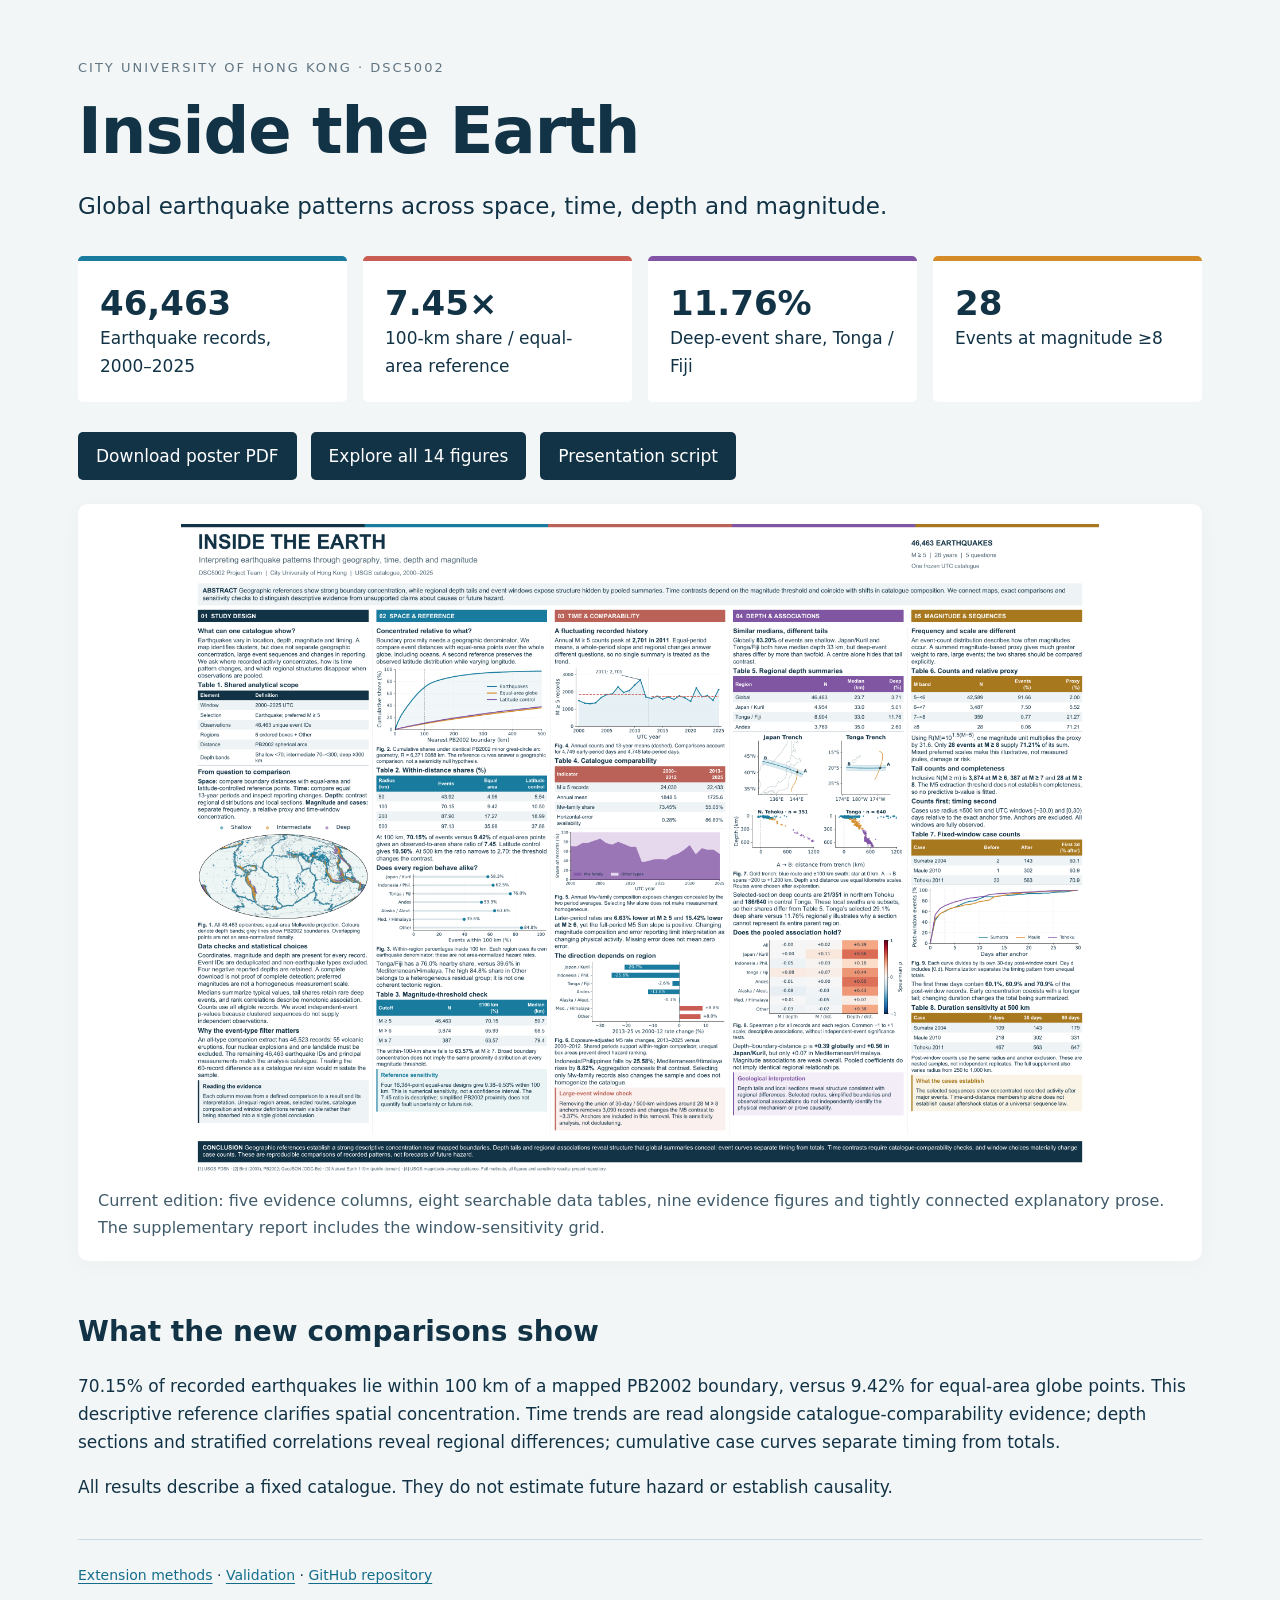
<file: docs/index.html>
<!doctype html><html lang="en"><head><meta charset="utf-8"><meta name="viewport" content="width=device-width,initial-scale=1"><title>Inside the Earth | Academic poster and results</title><style>*{box-sizing:border-box}body{font:17px/1.65 system-ui,sans-serif;color:#123346;background:#f3f6f7;margin:0}main{max-width:1180px;margin:auto;padding:44px 28px}h1{font-size:clamp(36px,6vw,64px);line-height:1.06;letter-spacing:-1px;margin:.3em 0}h2{font-size:28px;margin:48px 0 16px}h3{font-size:21px;margin:0 0 10px}a{color:#146e8b;text-underline-offset:3px}figure{background:#fff;border-radius:10px;margin:18px 0 36px;padding:20px;box-shadow:0 4px 22px #12334608}img{width:100%;height:auto;display:block}figure img{max-height:650px;object-fit:contain}figcaption{margin-top:14px;font-size:16px;color:#405b6a}.lead{font-size:23px;max-width:900px}.note{background:#e4eef1;border-left:5px solid #197c9e;padding:20px;margin:24px 0}nav{display:flex;gap:14px;flex-wrap:wrap;margin:24px 0}nav a,.button{display:inline-block;background:#123346;color:white;padding:10px 18px;border-radius:5px;text-decoration:none}.cards{display:grid;grid-template-columns:repeat(auto-fit,minmax(230px,1fr));gap:16px;margin:30px 0}.card{background:#fff;padding:22px;border-top:5px solid #197c9e;border-radius:5px}.card:nth-child(2){border-color:#c95d54}.card:nth-child(3){border-color:#8254a6}.card:nth-child(4){border-color:#d58c27}.card strong{display:block;font-size:34px;line-height:1.2}.eyebrow{text-transform:uppercase;letter-spacing:2px;color:#617582;font-size:13px}table{border-collapse:collapse;font-size:14px;width:100%}td,th{border-bottom:1px solid #d9e7ec;padding:8px;text-align:left}.table-wrap{overflow-x:auto;background:white;padding:14px}code{overflow-wrap:anywhere}footer{font-size:14px;border-top:1px solid #ccdbe1;padding:24px 0;margin-top:38px}@media(max-width:600px){main{padding:25px 16px}figure{padding:10px}figcaption{font-size:14px}}</style></head><body><main><p class="eyebrow">City University of Hong Kong · DSC5002</p><h1>Inside the Earth</h1><p class="lead">Global earthquake patterns across space, time, depth and magnitude.</p><div class="cards"><div class="card"><strong>46,463</strong>Earthquake records, 2000–2025</div><div class="card"><strong>7.45×</strong>100-km share / equal-area reference</div><div class="card"><strong>11.76%</strong>Deep-event share, Tonga / Fiji</div><div class="card"><strong>28</strong>Events at magnitude ≥8</div></div><nav><a href="poster.pdf">Download poster PDF</a><a href="final_results/report.html">Explore all 14 figures</a><a href="presentation_script.pdf">Presentation script</a></nav><figure><a href="poster.pdf"><img src="poster_preview.png" alt="Current five-column academic poster"></a><figcaption>Current edition: five evidence columns, eight searchable data tables, nine evidence figures and tightly connected explanatory prose. The supplementary report includes the window-sensitivity grid.</figcaption></figure><h2>What the new comparisons show</h2><p>70.15% of recorded earthquakes lie within 100 km of a mapped PB2002 boundary, versus 9.42% for equal-area globe points. This descriptive reference clarifies spatial concentration. Time trends are read alongside catalogue-comparability evidence; depth sections and stratified correlations reveal regional differences; cumulative case curves separate timing from totals.</p><p>All results describe a fixed catalogue. They do not estimate future hazard or establish causality.</p><footer><a href="EXPERIMENT_EXTENSION.md">Extension methods</a> · <a href="FINAL_VALIDATION.md">Validation</a> · <a href="https://github.com/VictoriaSU551/DSC5002-Earthquake-Explorer">GitHub repository</a></footer></main></body></html>
</file>
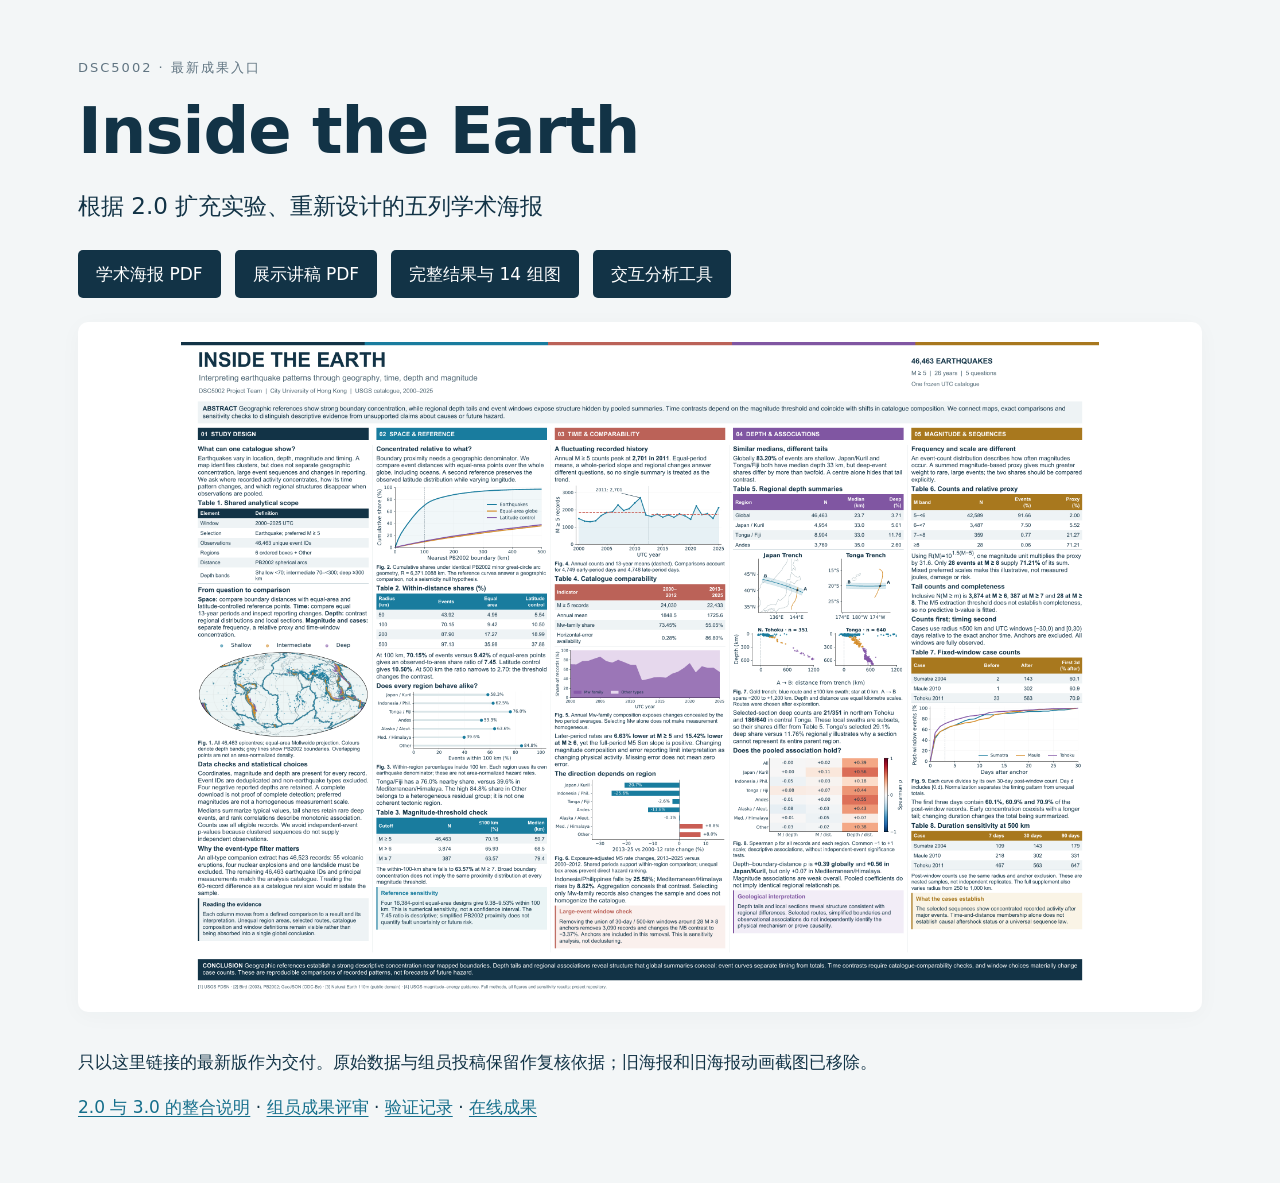
<file: START_HERE.html>
<!doctype html><html lang="zh-CN"><head><meta charset="utf-8"><meta name="viewport" content="width=device-width,initial-scale=1"><title>DSC5002 | 最新成果入口</title><style>*{box-sizing:border-box}body{font:17px/1.65 system-ui,sans-serif;color:#123346;background:#f3f6f7;margin:0}main{max-width:1180px;margin:auto;padding:44px 28px}h1{font-size:clamp(36px,6vw,64px);line-height:1.06;letter-spacing:-1px;margin:.3em 0}h2{font-size:28px;margin:48px 0 16px}h3{font-size:21px;margin:0 0 10px}a{color:#146e8b;text-underline-offset:3px}figure{background:#fff;border-radius:10px;margin:18px 0 36px;padding:20px;box-shadow:0 4px 22px #12334608}img{width:100%;height:auto;display:block}figure img{max-height:650px;object-fit:contain}figcaption{margin-top:14px;font-size:16px;color:#405b6a}.lead{font-size:23px;max-width:900px}.note{background:#e4eef1;border-left:5px solid #197c9e;padding:20px;margin:24px 0}nav{display:flex;gap:14px;flex-wrap:wrap;margin:24px 0}nav a,.button{display:inline-block;background:#123346;color:white;padding:10px 18px;border-radius:5px;text-decoration:none}.cards{display:grid;grid-template-columns:repeat(auto-fit,minmax(230px,1fr));gap:16px;margin:30px 0}.card{background:#fff;padding:22px;border-top:5px solid #197c9e;border-radius:5px}.card:nth-child(2){border-color:#c95d54}.card:nth-child(3){border-color:#8254a6}.card:nth-child(4){border-color:#d58c27}.card strong{display:block;font-size:34px;line-height:1.2}.eyebrow{text-transform:uppercase;letter-spacing:2px;color:#617582;font-size:13px}table{border-collapse:collapse;font-size:14px;width:100%}td,th{border-bottom:1px solid #d9e7ec;padding:8px;text-align:left}.table-wrap{overflow-x:auto;background:white;padding:14px}code{overflow-wrap:anywhere}footer{font-size:14px;border-top:1px solid #ccdbe1;padding:24px 0;margin-top:38px}@media(max-width:600px){main{padding:25px 16px}figure{padding:10px}figcaption{font-size:14px}}</style></head><body><main><p class="eyebrow">DSC5002 · 最新成果入口</p><h1>Inside the Earth</h1><p class="lead">根据 2.0 扩充实验、重新设计的五列学术海报</p><nav><a href="deliverables/DSC5002_Academic_Poster.pdf">学术海报 PDF</a><a href="deliverables/DSC5002_Presentation_Script.pdf">展示讲稿 PDF</a><a href="outputs/final/report.html">完整结果与 14 组图</a><a href="outputs/final/dashboard.html">交互分析工具</a></nav><figure><img src="deliverables/Poster_Preview.png" alt="最新版五列海报预览"></figure><p>只以这里链接的最新版作为交付。原始数据与组员投稿保留作复核依据；旧海报和旧海报动画截图已移除。</p><p><a href="docs/EXPERIMENT_EXTENSION.md">2.0 与 3.0 的整合说明</a> · <a href="docs/TEAM_REVIEW.md">组员成果评审</a> · <a href="docs/FINAL_VALIDATION.md">验证记录</a> · <a href="https://victoriasu551.github.io/DSC5002-Earthquake-Explorer/">在线成果</a></p></main></body></html>
</file>
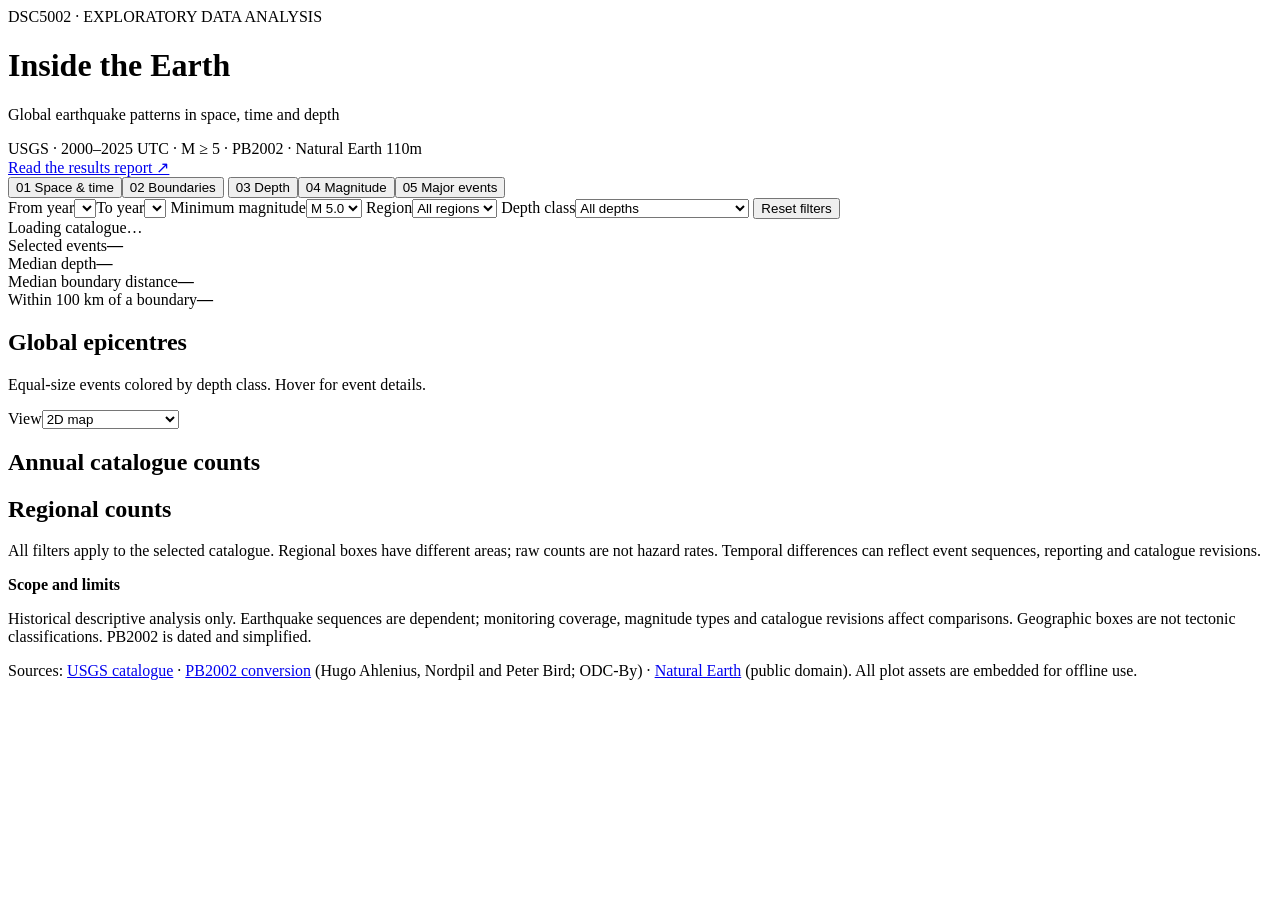
<file: web/dashboard.html>
<!doctype html>
<html lang="en"><head><meta charset="utf-8"><meta name="viewport" content="width=device-width,initial-scale=1">
<title>Inside the Earth · Earthquake Explorer</title><style>/*__CSS__*/</style><script>/*__PLOTLY__*/</script></head>
<body>
<header><div class="eyebrow">DSC5002 · EXPLORATORY DATA ANALYSIS</div><h1>Inside the Earth</h1>
<p>Global earthquake patterns in space, time and depth</p><div class="source-line">USGS · 2000–2025 UTC · M ≥ 5 · PB2002 · Natural Earth 110m</div>
<a class="report-link" href="report.html">Read the results report ↗</a></header>
<main>
<nav aria-label="Research questions" class="tabs">
<button data-tab="overview" class="active">01 Space &amp; time</button><button data-tab="boundaries">02 Boundaries</button>
<button data-tab="depth">03 Depth</button><button data-tab="magnitude">04 Magnitude</button><button data-tab="cases">05 Major events</button>
</nav>
<section class="filters" id="global-filters" aria-label="Catalogue filters">
<label>From year<select id="year-start"></select></label><label>To year<select id="year-end"></select></label>
<label>Minimum magnitude<select id="min-mag"><option value="5">M 5.0</option><option value="5.5">M 5.5</option><option value="6">M 6.0</option><option value="7">M 7.0</option><option value="8">M 8.0</option><option value="9">M 9.0</option></select></label>
<label>Region<select id="region"><option value="all">All regions</option></select></label>
<label>Depth class<select id="depth-class"><option value="all">All depths</option><option value="0">Shallow &lt;70 km</option><option value="1">Intermediate 70–&lt;300 km</option><option value="2">Deep ≥300 km</option><option value="3">Missing depth</option></select></label>
<button id="reset" class="secondary">Reset filters</button></section>
<div id="status" class="status" role="status" aria-live="polite">Loading catalogue…</div>
<section class="metrics" id="metrics"><div><span>Selected events</span><strong id="count">—</strong></div><div><span>Median depth</span><strong id="median-depth">—</strong></div><div><span>Median boundary distance</span><strong id="median-distance">—</strong></div><div><span>Within 100 km of a boundary</span><strong id="near-boundary">—</strong></div></section>
<section data-panel="overview"><div class="panel-heading"><div><h2>Global epicentres</h2><p>Equal-size events colored by depth class. Hover for event details.</p></div>
<label>View<select id="world-view"><option value="map">2D map</option><option value="globe">Rotatable 3D globe</option></select></label></div>
<div id="world" class="chart tall" aria-label="Global earthquake map"></div><p class="note" id="world-note"></p>
<div class="grid"><article><h2>Annual catalogue counts</h2><div id="annual" class="chart"></div></article><article><h2>Regional counts</h2><div id="regional" class="chart"></div></article></div>
<p class="note">All filters apply to the selected catalogue. Regional boxes have different areas; raw counts are not hazard rates. Temporal differences can reflect event sequences, reporting and catalogue revisions.</p></section>
<section data-panel="boundaries" hidden><h2>Distance to mapped plate boundaries</h2><p class="intro">Shortest spherical distance to PB2002 line segments. The map layer simplifies real plate-boundary geometry.</p>
<div class="grid"><article><h3>Distance distribution</h3><div id="distance-hist" class="chart"></div></article><article><h3>Regional cumulative distance</h3><div id="distance-ecdf" class="chart"></div></article></div>
<p class="note">ECDFs use separate regional denominators. Distances use minor great-circle arcs and a sphere of radius 6371.0088 km; they do not estimate geological uncertainty.</p></section>
<section data-panel="depth" hidden><h2>Below the surface</h2><p class="intro">Depth classes: shallow &lt;70 km, intermediate 70–&lt;300 km, deep ≥300 km. Negative reported depths are retained.</p>
<div class="grid">
<article><div class="depth-chart-heading"><h3>Depth distribution</h3></div><div id="depth-hist" class="chart"></div></article>
<article><div class="depth-chart-heading"><h3>Regional depth distributions</h3><label>View<select id="regional-depth-view" aria-label="Regional depth chart view"><option value="box">Box plots</option><option value="shares">Depth class shares</option></select></label></div>
<div id="depth-box" class="chart"></div>
<div id="depth-box-tooltip" class="depth-box-tooltip" role="tooltip" hidden>
<strong id="depth-tooltip-region"></strong><div id="depth-tooltip-median"></div><div id="depth-tooltip-range"></div>
</div></article>
</div>
<div class="panel-heading"><div><h3>Regional cross-section</h3><p id="section-intro">Compare the regional projection with a local depth section.</p></div><label>Section region<select id="section-region"></select></label><label>View<select id="section-view"><option value="2d" selected>Regional projection</option><option value="profile">Cross-section</option><option value="3d">3D hypocentres</option></select></label></div>
<div id="section-preview" hidden>
<div class="section-pair">
<article><h4>Route map</h4><div id="section-map" class="chart section-chart" aria-label="Selected cross-section route map"></div></article>
<article><h4>Cross-section · A → B</h4><div id="section-profile" class="chart section-chart" aria-label="Two-dimensional earthquake depth cross-section"></div></article>
</div>
<div class="section-caption"><p id="section-location"></p><p id="section-endpoint-a"></p><p id="section-endpoint-b"></p><p class="note"><span id="section-method"></span> <a id="section-reference" target="_blank" rel="noopener">Tectonic reference ↗</a></p></div>
</div>
<div id="cross-section" class="chart tall"></div><p class="note" id="section-note"></p></section>
<section data-panel="magnitude" hidden><h2>Magnitude and recorded frequency</h2><p class="intro">The extraction starts at M5. Preferred catalogue magnitude types are mixed and have not been homogenized.</p>
<div class="grid"><article><h3>Magnitude distribution</h3><div id="mag-hist" class="chart"></div></article><article><h3>Cumulative magnitude frequency</h3><div id="mag-frequency" class="chart"></div></article></div>
<h3>Magnitude and depth</h3><div id="relationship" class="chart"></div><p class="note" id="relationship-note"></p>
<p class="note">Cumulative counts are descriptive. This view does not fit an earthquake-prediction model or a completeness-adjusted b-value. Correlation does not establish causation.</p></section>
<section data-panel="cases" hidden><div class="panel-heading"><div><h2>Recorded sequences around major events</h2><p>Fixed M ≥ 5 catalogue, 500 km radius, 30 days before and after. The anchor is excluded.</p></div><label>Case study<select id="case-select"></select></label></div>
<p class="notice">Case studies use the full M ≥ 5 catalogue and their fixed windows. Global filters are hidden on this tab.</p>
<div id="case-stats" class="case-stats"></div><div class="grid"><article><h3>Local epicentres</h3><div id="case-map" class="chart"></div></article><article><h3>Daily recorded sequence</h3><div id="case-timeline" class="chart"></div></article></div>
<p class="note">Windows are [−30,0) and [0,30) days relative to the anchor, with equal exposure. These selected cases do not establish a general causal effect and exclude events below M5.</p><div class="anim-block" id="animation"><div class="panel-heading"><div><h3>Time-lapse animation · three cases side by side</h3><p>Synchronized ±30-day axis. Points are sized by magnitude and coloured by depth class; the star is the anchor location, shown as a reference at every time.</p></div>
<div class="anim-controls"><button class="secondary" id="anim-play">Play</button><label>Speed<select id="anim-speed"><option value="1">1 d/s</option><option selected="" value="2">2 d/s</option><option value="4">4 d/s</option><option value="8">8 d/s</option></select></label><label>Mode<select id="anim-mode"><option selected="" value="cumulative">Cumulative</option><option value="sliding">Trailing 7 days</option></select></label><button class="secondary" id="anim-reset">Reset</button></div></div>
<div class="anim-slider-row"><span class="anim-time-label" id="anim-time-label">t = −30.0 d</span><input aria-label="Animation time" id="anim-slider" max="30" min="-30" step="0.25" type="range" value="-30"/></div>
<div class="anim-grid">
<article><h3 id="anim-title-0"></h3><div class="chart anim-chart" id="anim-map-0"></div><div class="anim-stat" id="anim-stat-0"></div></article>
<article><h3 id="anim-title-1"></h3><div class="chart anim-chart" id="anim-map-1"></div><div class="anim-stat" id="anim-stat-1"></div></article>
<article><h3 id="anim-title-2"></h3><div class="chart anim-chart" id="anim-map-2"></div><div class="anim-stat" id="anim-stat-2"></div></article>
</div>
<article><h3>Synchronized daily activity</h3><div class="chart anim-histogram" id="anim-histogram"></div></article>
<p class="note">The three cases share one relative time axis for direct comparison. Cumulative mode retains every revealed event; the trailing mode shows only the previous 7 days. The anchor is excluded from counts. Descriptive only — not a causal aftershock attribution.</p>
</div></section>
<footer><strong>Scope and limits</strong><p>Historical descriptive analysis only. Earthquake sequences are dependent; monitoring coverage, magnitude types and catalogue revisions affect comparisons. Geographic boxes are not tectonic classifications. PB2002 is dated and simplified.</p><p>Sources: <a href="https://earthquake.usgs.gov/fdsnws/event/1/">USGS catalogue</a> · <a href="https://github.com/fraxen/tectonicplates">PB2002 conversion</a> (Hugo Ahlenius, Nordpil and Peter Bird; ODC-By) · <a href="https://www.naturalearthdata.com/">Natural Earth</a> (public domain). All plot assets are embedded for offline use.</p></footer>
</main><script id="catalogue" type="application/json">/*__DATA__*/</script><script>/*__APP__*/</script></body></html>
</file>
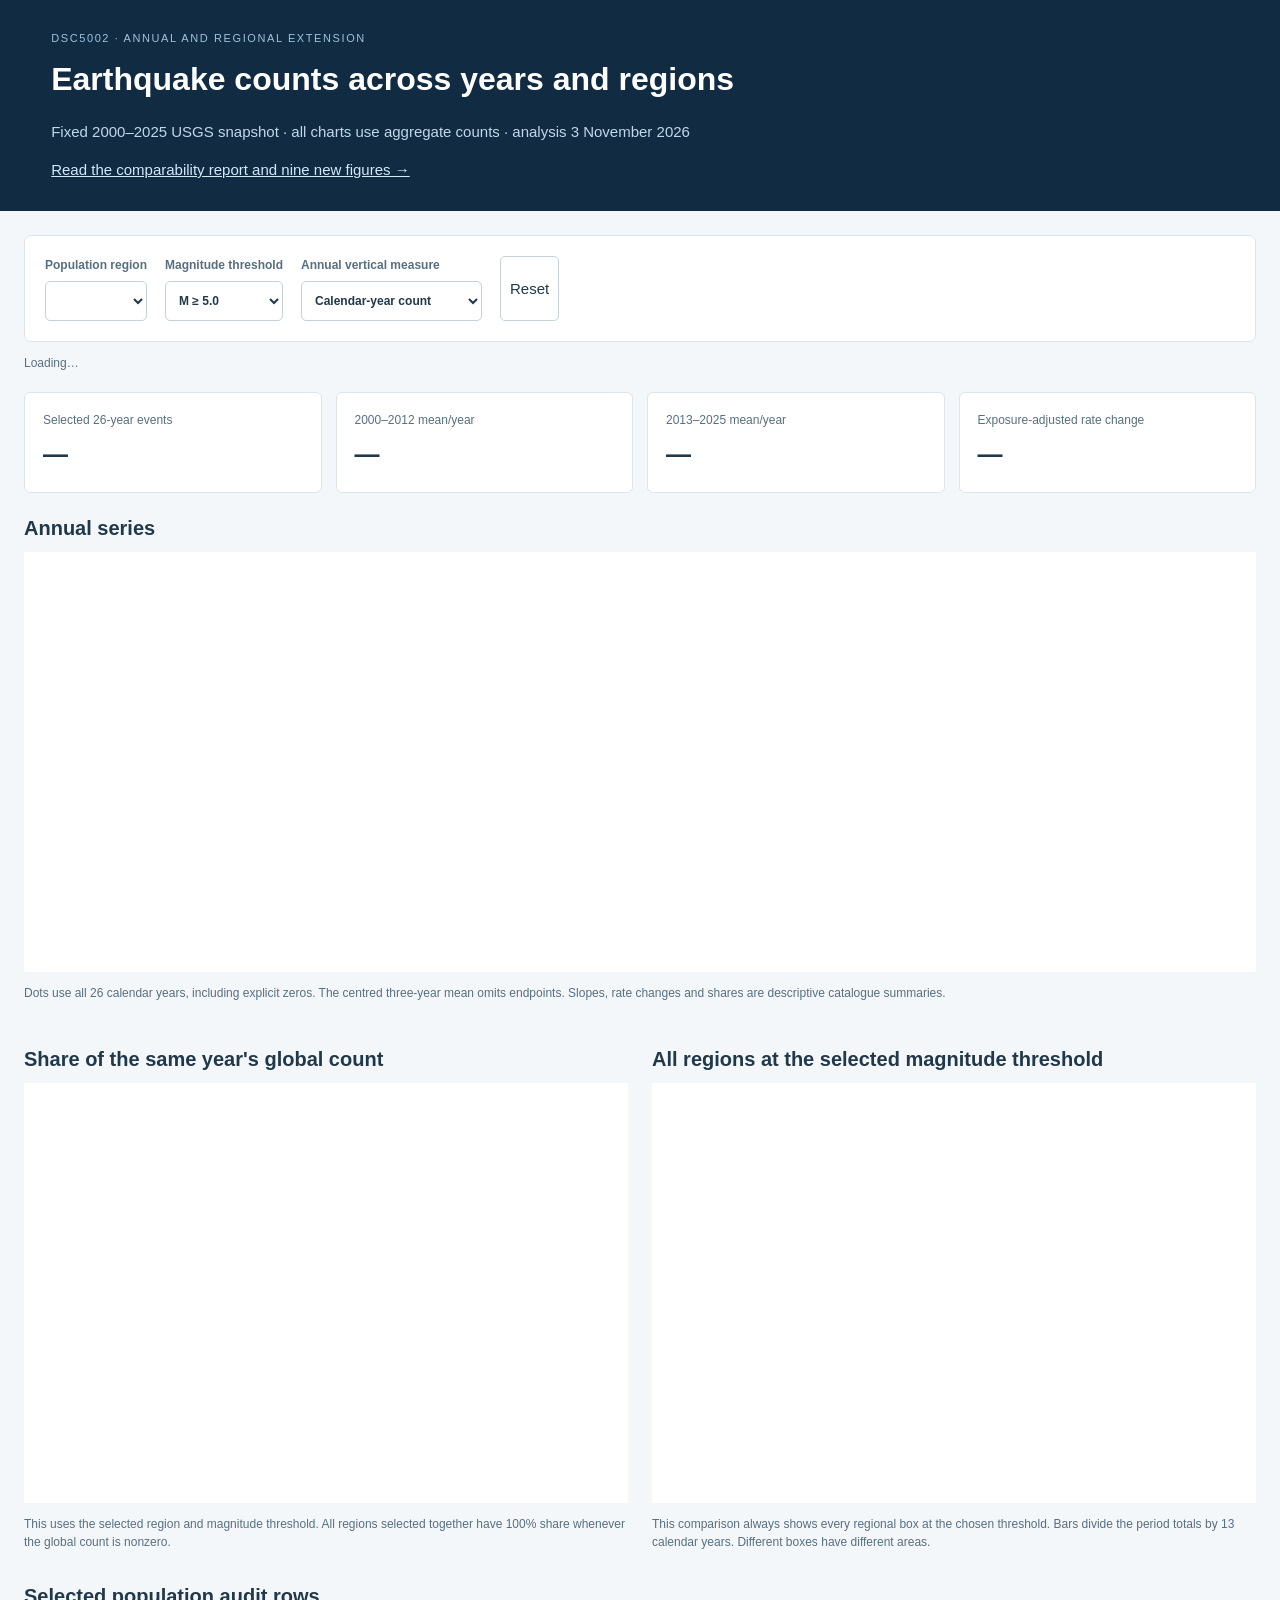
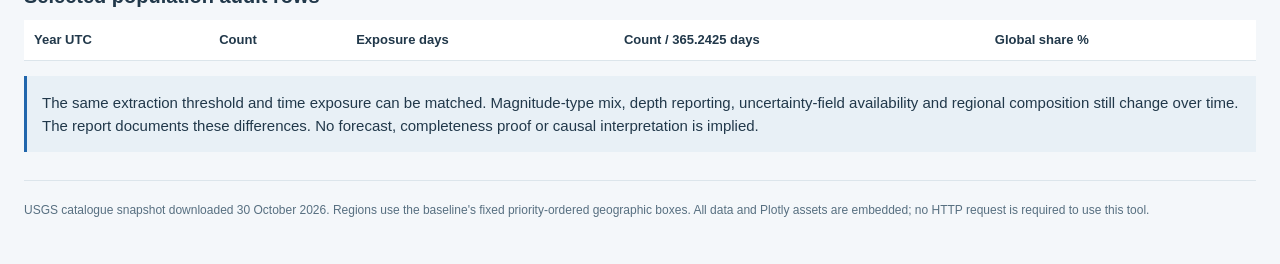
<file: web/temporal_dashboard.html>
<!doctype html><html lang="en"><head><meta charset="utf-8"><meta name="viewport" content="width=device-width,initial-scale=1"><title>Earthquake annual and regional comparison tool</title><script>/*__PLOTLY__*/</script><style>
*{box-sizing:border-box}body{margin:0;background:#f4f7fa;color:#21384a;font:15px/1.55 "Segoe UI",sans-serif}header{background:#102b42;color:white;padding:30px max(4vw,20px)}h1{margin:8px 0;font-size:32px}header p{color:#c1d8e8}.eyebrow{letter-spacing:1.6px;font-size:11px;color:#9ec3df}header a{color:#d2e9fa}main{max-width:1400px;padding:24px;margin:auto}label{display:flex;flex-direction:column;gap:6px;font-size:12px;font-weight:600;color:#576f80}.controls{display:flex;gap:18px;flex-wrap:wrap;background:white;padding:20px;border:1px solid #dce5eb;border-radius:7px}select,button{font:inherit;padding:9px;border:1px solid #c5d2dc;background:white;border-radius:5px;color:#21384a;min-height:40px}button{cursor:pointer}button:focus-visible,select:focus-visible,a:focus-visible{outline:3px solid #b68a2b;outline-offset:3px}.metrics{display:grid;grid-template-columns:repeat(4,1fr);gap:14px;margin:20px 0}.metrics>div{padding:18px;background:white;border:1px solid #dce5eb;border-radius:6px}.metrics span{display:block;color:#576f80;font-size:12px}.metrics strong{display:block;font-size:25px;margin-top:5px}.chart{height:420px;background:white;min-width:0}.grid{display:grid;grid-template-columns:1fr 1fr;gap:24px;margin-top:25px}h2{font-size:20px;margin-bottom:8px}h3{font-size:17px}.note,#status{color:#576f80;font-size:12px}.notice{padding:15px;border-left:3px solid #2166ac;background:#e8f0f6}.table-wrap{overflow:auto}table{border-collapse:collapse;background:white;width:100%;font-size:13px}td,th{padding:10px;border-bottom:1px solid #dce5eb;text-align:left}footer{margin-top:28px;border-top:1px solid #dce5eb;padding:20px 0;font-size:12px;color:#576f80}a{color:#2166ac}@media(max-width:850px){.grid{grid-template-columns:1fr}.metrics{grid-template-columns:1fr 1fr}main{padding:16px}.chart{height:370px}.controls label{flex:1;min-width:140px}h1{font-size:28px}}
</style></head><body><header><div class="eyebrow">DSC5002 · ANNUAL AND REGIONAL EXTENSION</div><h1>Earthquake counts across years and regions</h1><p>Fixed 2000–2025 USGS snapshot · all charts use aggregate counts · analysis 3 November 2026</p><a href="report.html">Read the comparability report and nine new figures →</a></header><main>
<div class="controls"><label>Population region<select id="region"></select></label><label>Magnitude threshold<select id="threshold"><option value="5">M ≥ 5.0</option><option value="5.5">M ≥ 5.5</option><option value="6">M ≥ 6.0</option><option value="7">M ≥ 7.0</option></select></label><label>Annual vertical measure<select id="measure"><option value="count">Calendar-year count</option><option value="rate_per_365_2425_days">Count per 365.2425 days</option></select></label><button id="reset">Reset</button></div>
<p id="status" role="status" aria-live="polite">Loading…</p><div class="metrics"><div><span>Selected 26-year events</span><strong id="total">—</strong></div><div><span>2000–2012 mean/year</span><strong id="early">—</strong></div><div><span>2013–2025 mean/year</span><strong id="late">—</strong></div><div><span>Exposure-adjusted rate change</span><strong id="change">—</strong></div></div>
<h2 id="annual-title">Annual series</h2><div id="annual" class="chart"></div><p class="note">Dots use all 26 calendar years, including explicit zeros. The centred three-year mean omits endpoints. Slopes, rate changes and shares are descriptive catalogue summaries.</p>
<div class="grid"><article><h2>Share of the same year's global count</h2><div id="shares" class="chart"></div><p class="note">This uses the selected region and magnitude threshold. All regions selected together have 100% share whenever the global count is nonzero.</p></article><article><h2>All regions at the selected magnitude threshold</h2><div id="comparison" class="chart"></div><p class="note">This comparison always shows every regional box at the chosen threshold. Bars divide the period totals by 13 calendar years. Different boxes have different areas.</p></article></div>
<h2>Selected population audit rows</h2><div class="table-wrap"><table id="audit"><thead><tr><th>Year UTC</th><th>Count</th><th>Exposure days</th><th>Count / 365.2425 days</th><th>Global share %</th></tr></thead><tbody></tbody></table></div>
<p class="notice">The same extraction threshold and time exposure can be matched. Magnitude-type mix, depth reporting, uncertainty-field availability and regional composition still change over time. The report documents these differences. No forecast, completeness proof or causal interpretation is implied.</p>
<footer>USGS catalogue snapshot downloaded 30 October 2026. Regions use the baseline's fixed priority-ordered geographic boxes. All data and Plotly assets are embedded; no HTTP request is required to use this tool.</footer></main>
<script id="data" type="application/json">/*__DATA__*/</script><script>/*__APP__*/</script></body></html>
</file>
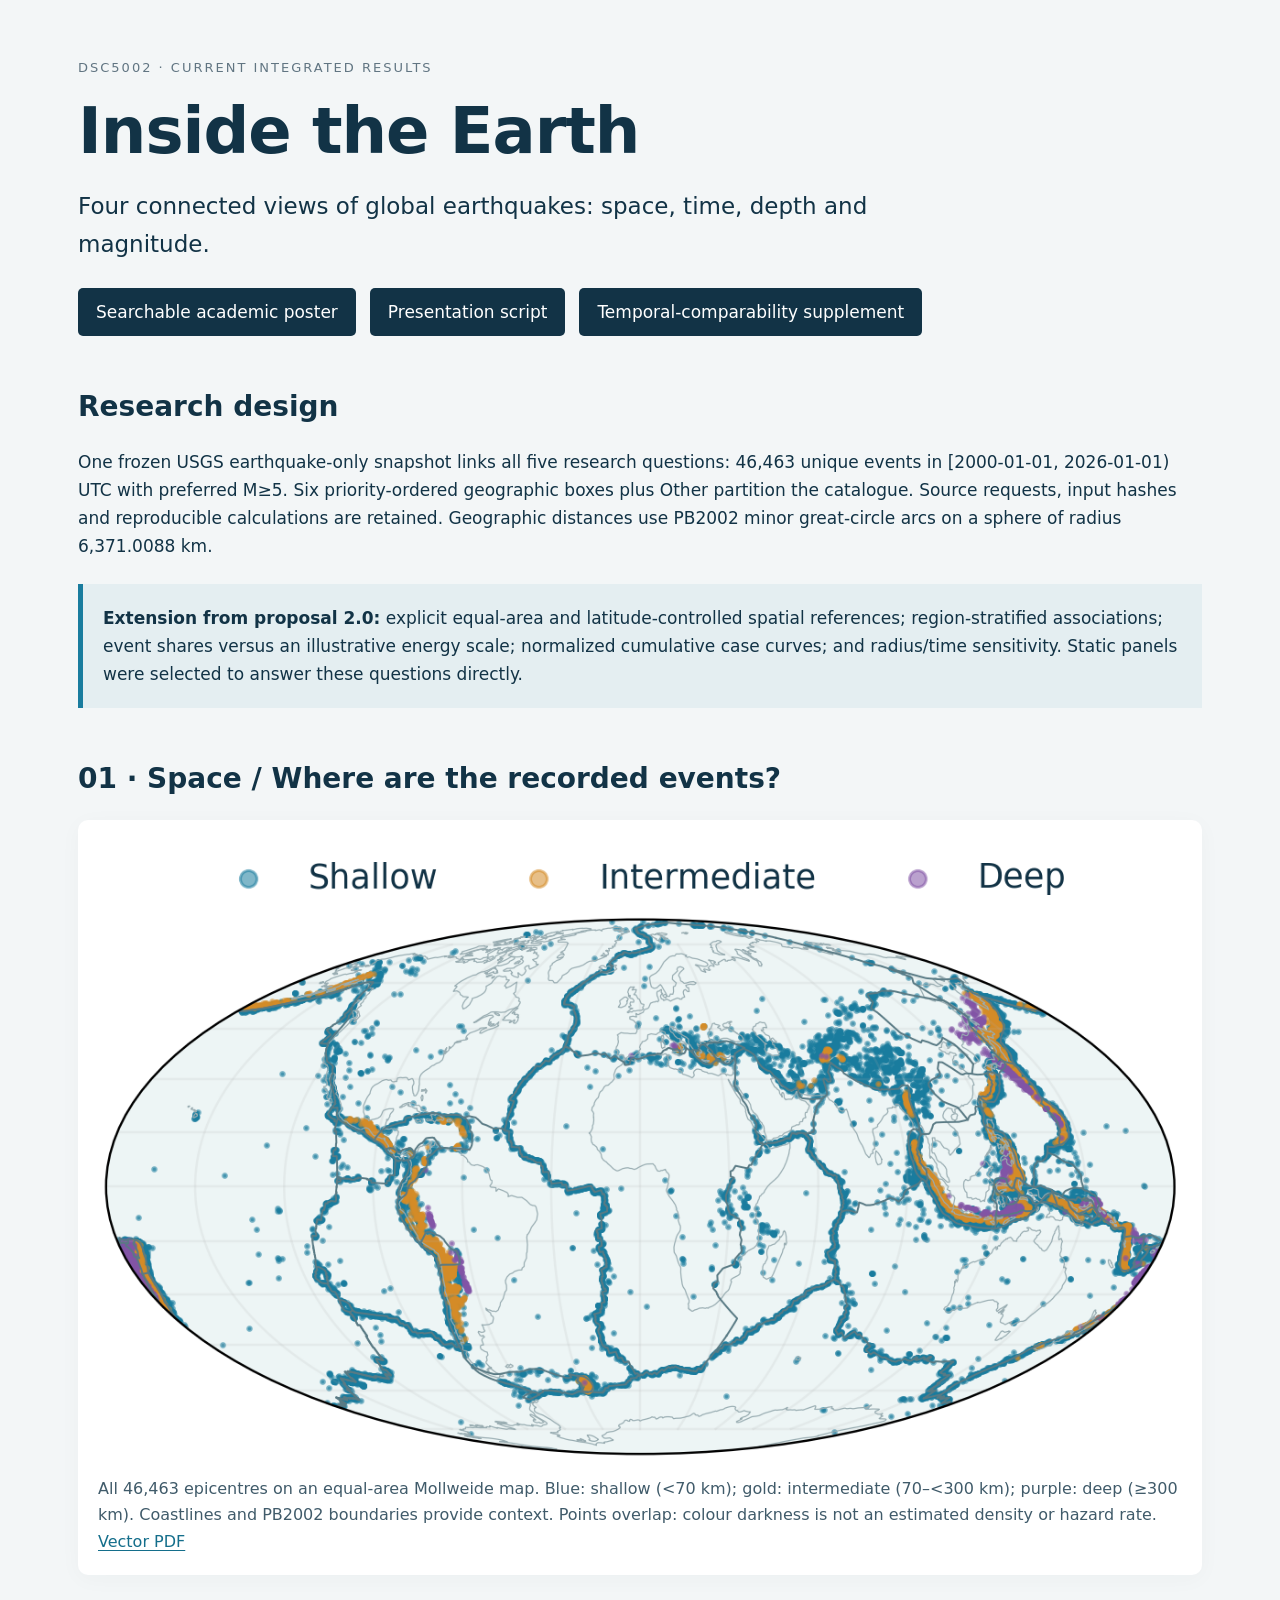
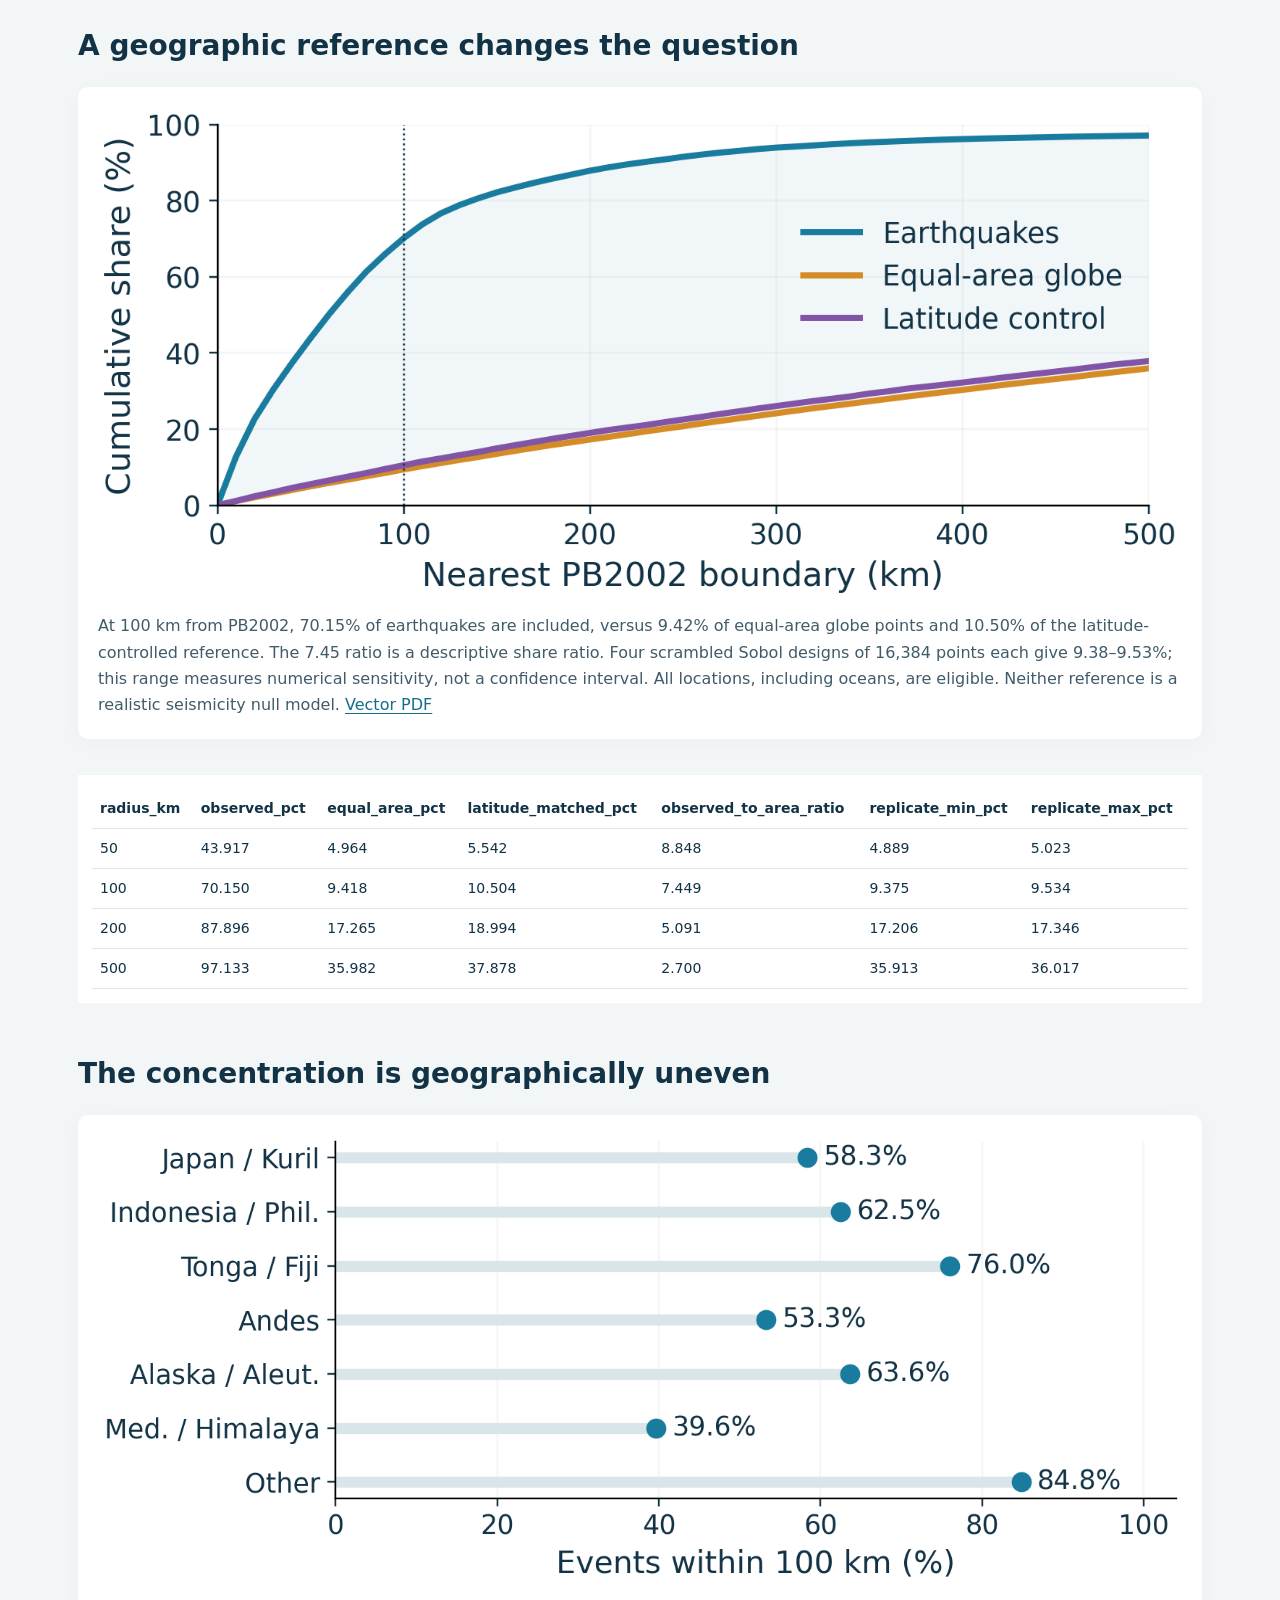
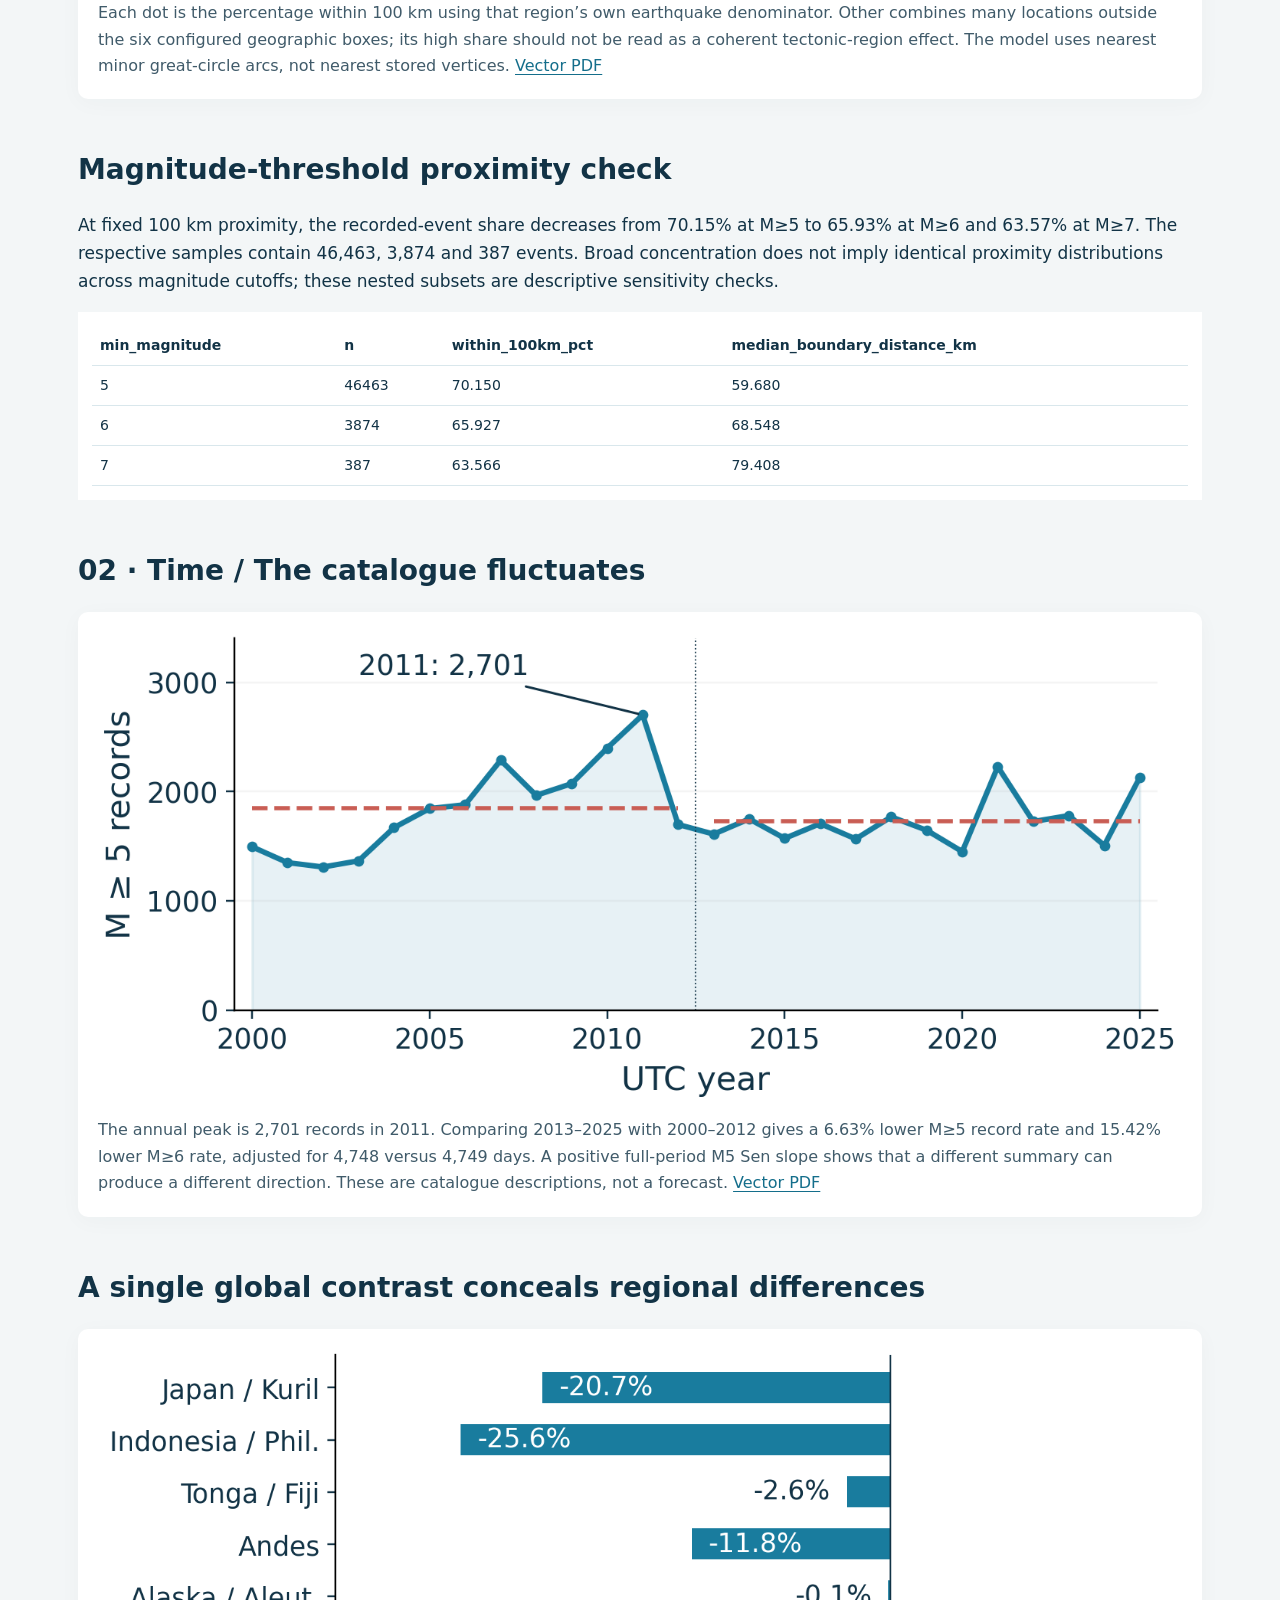
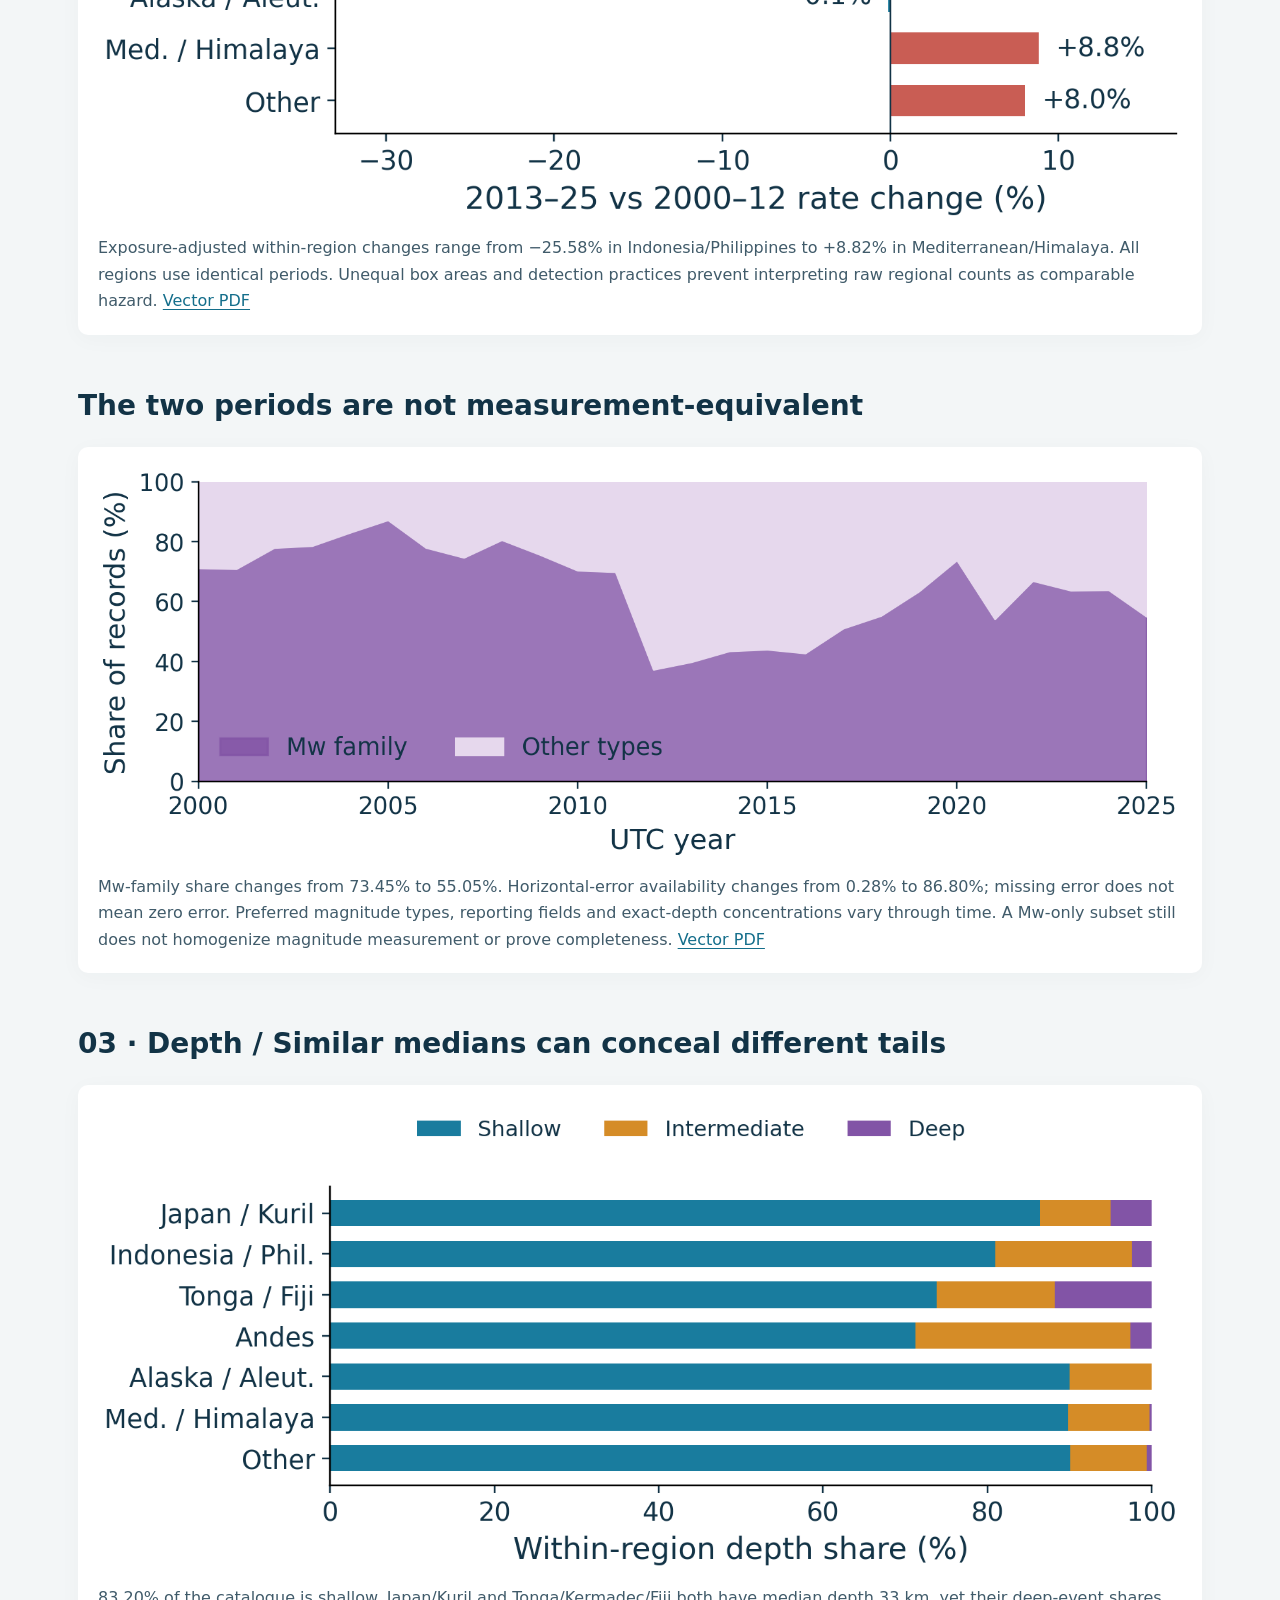
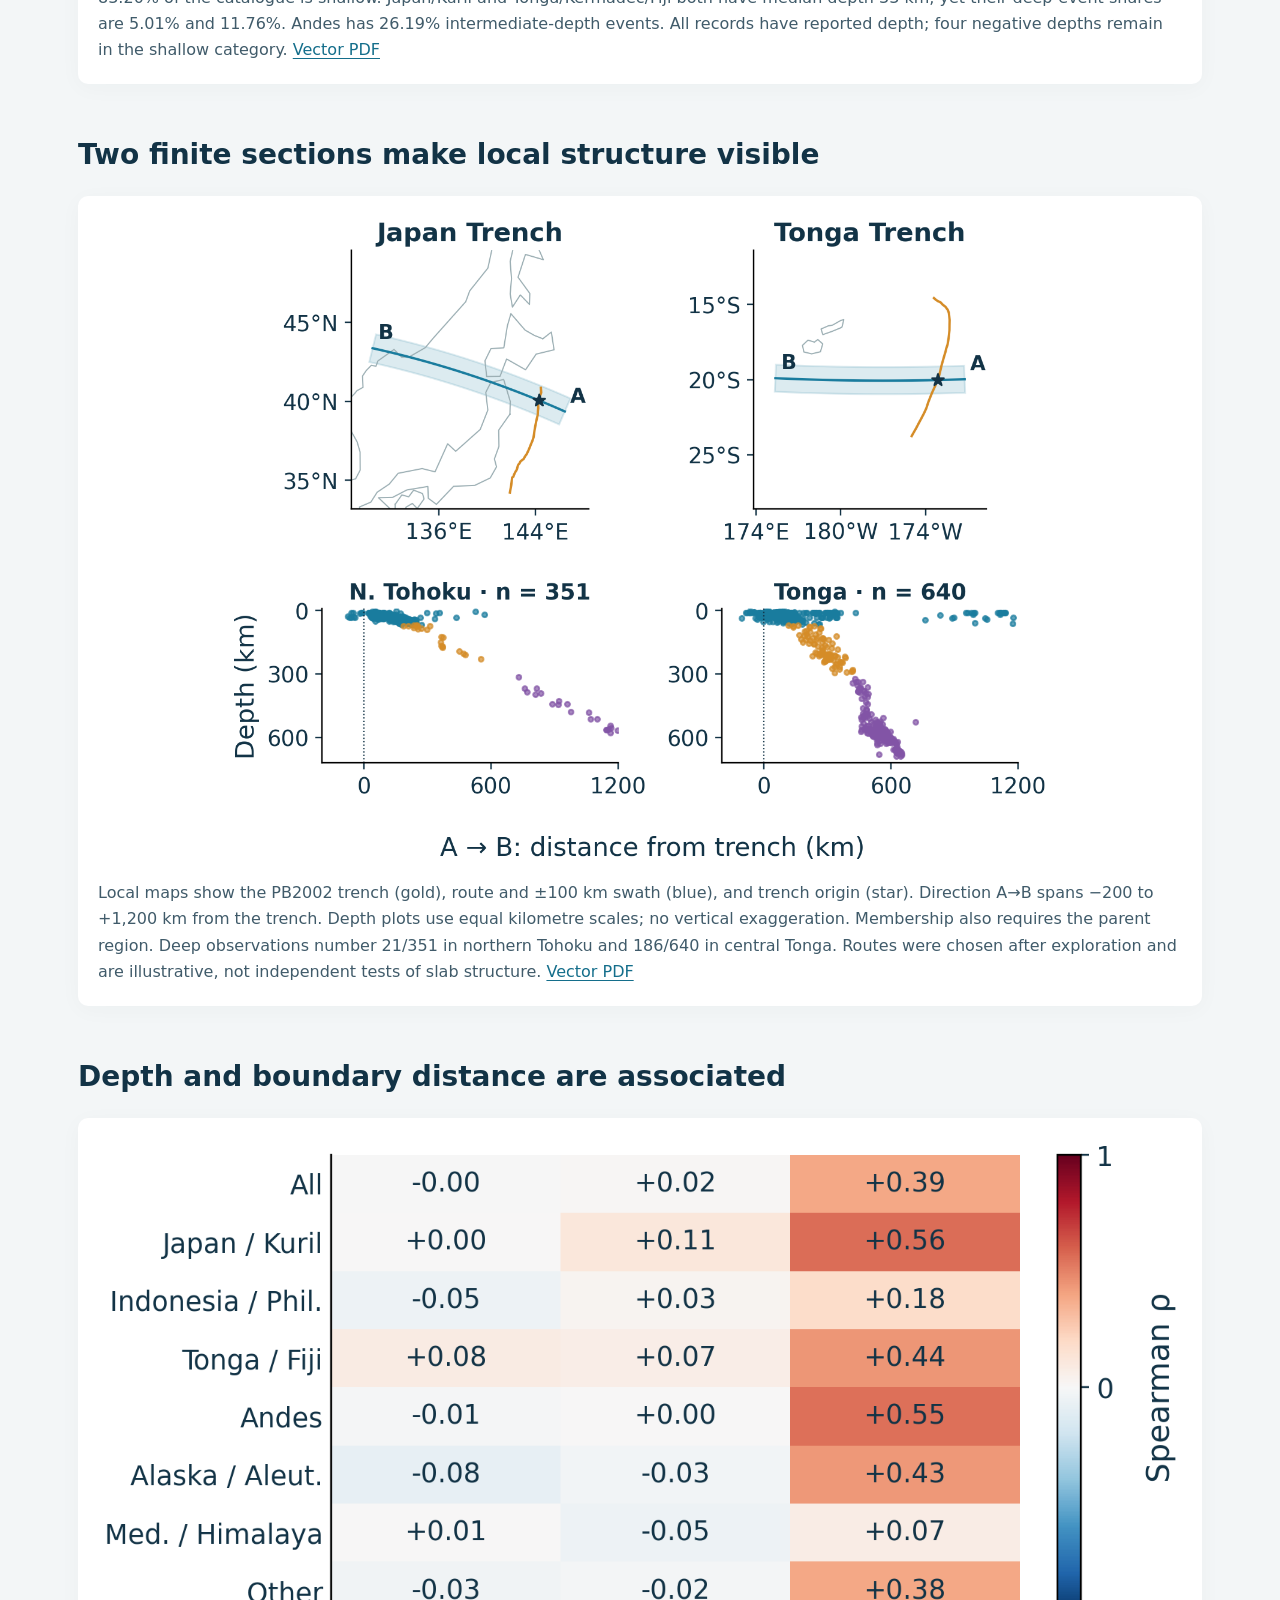
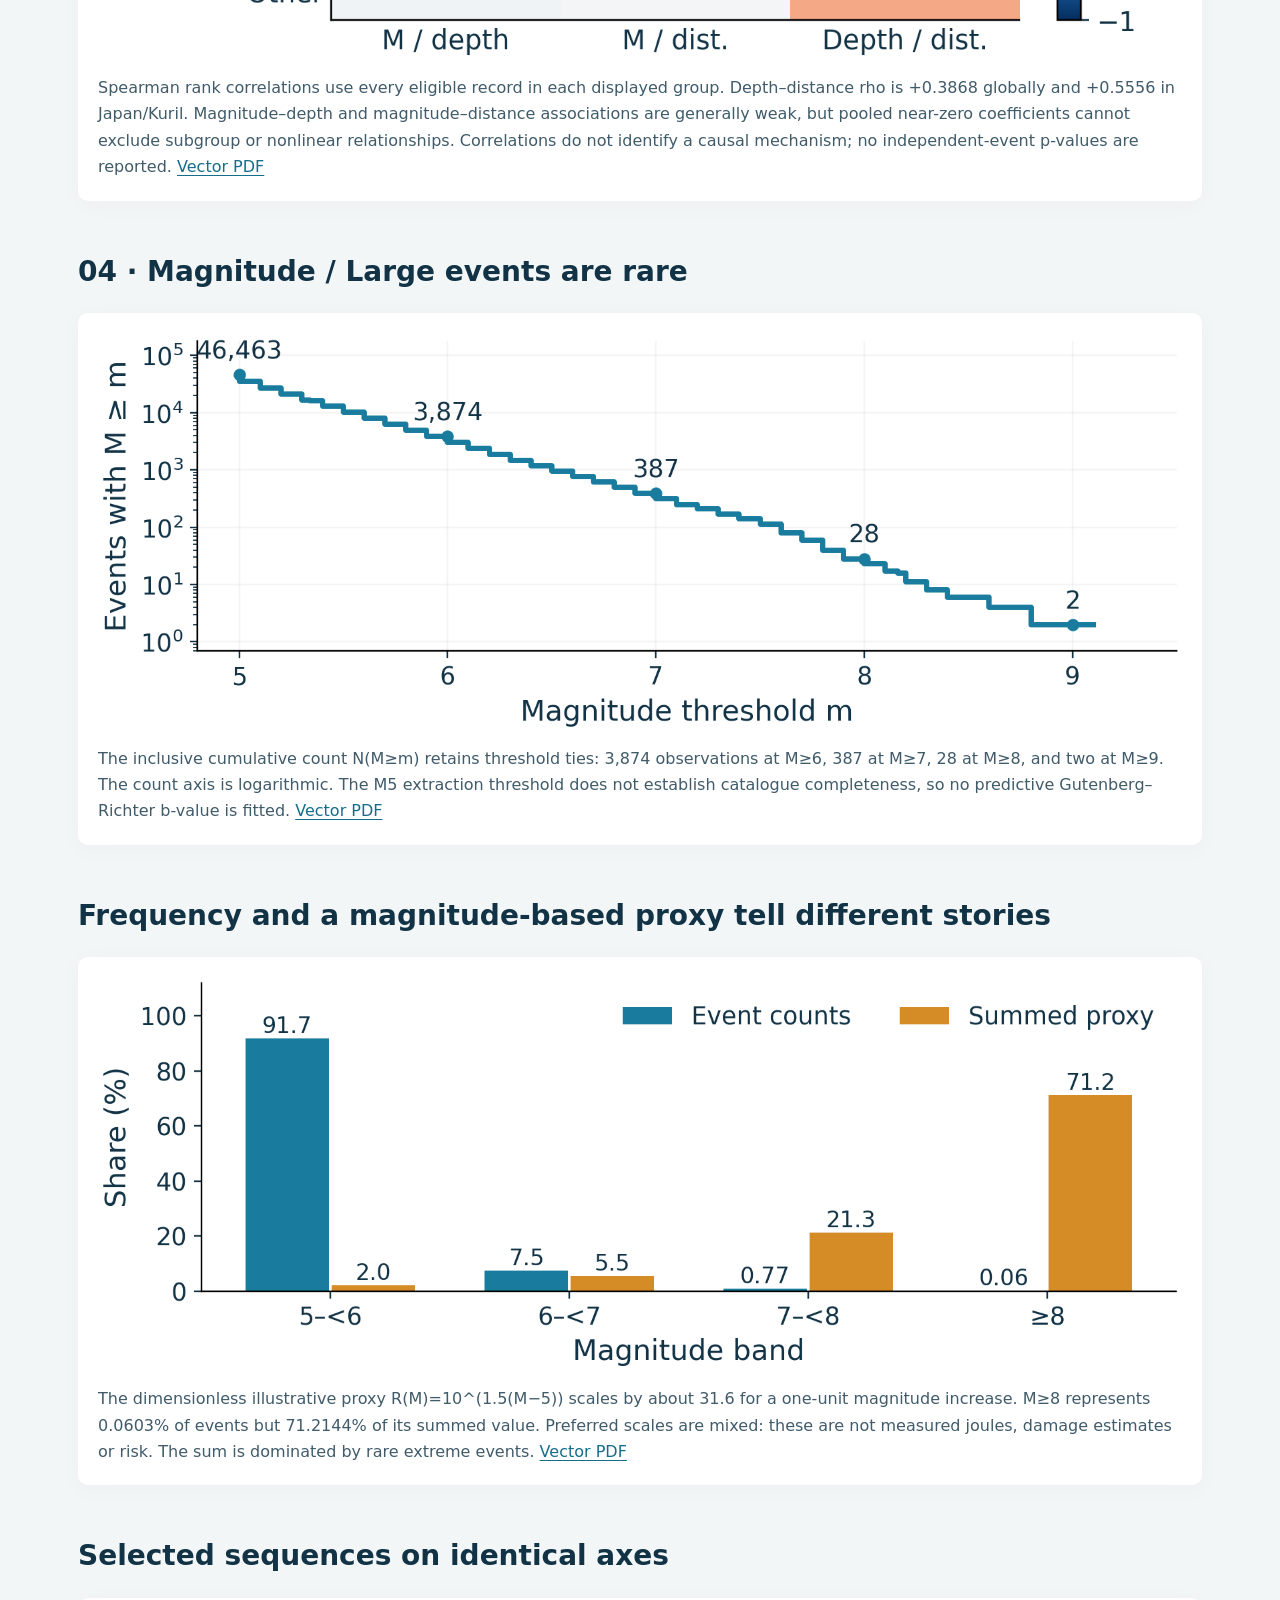
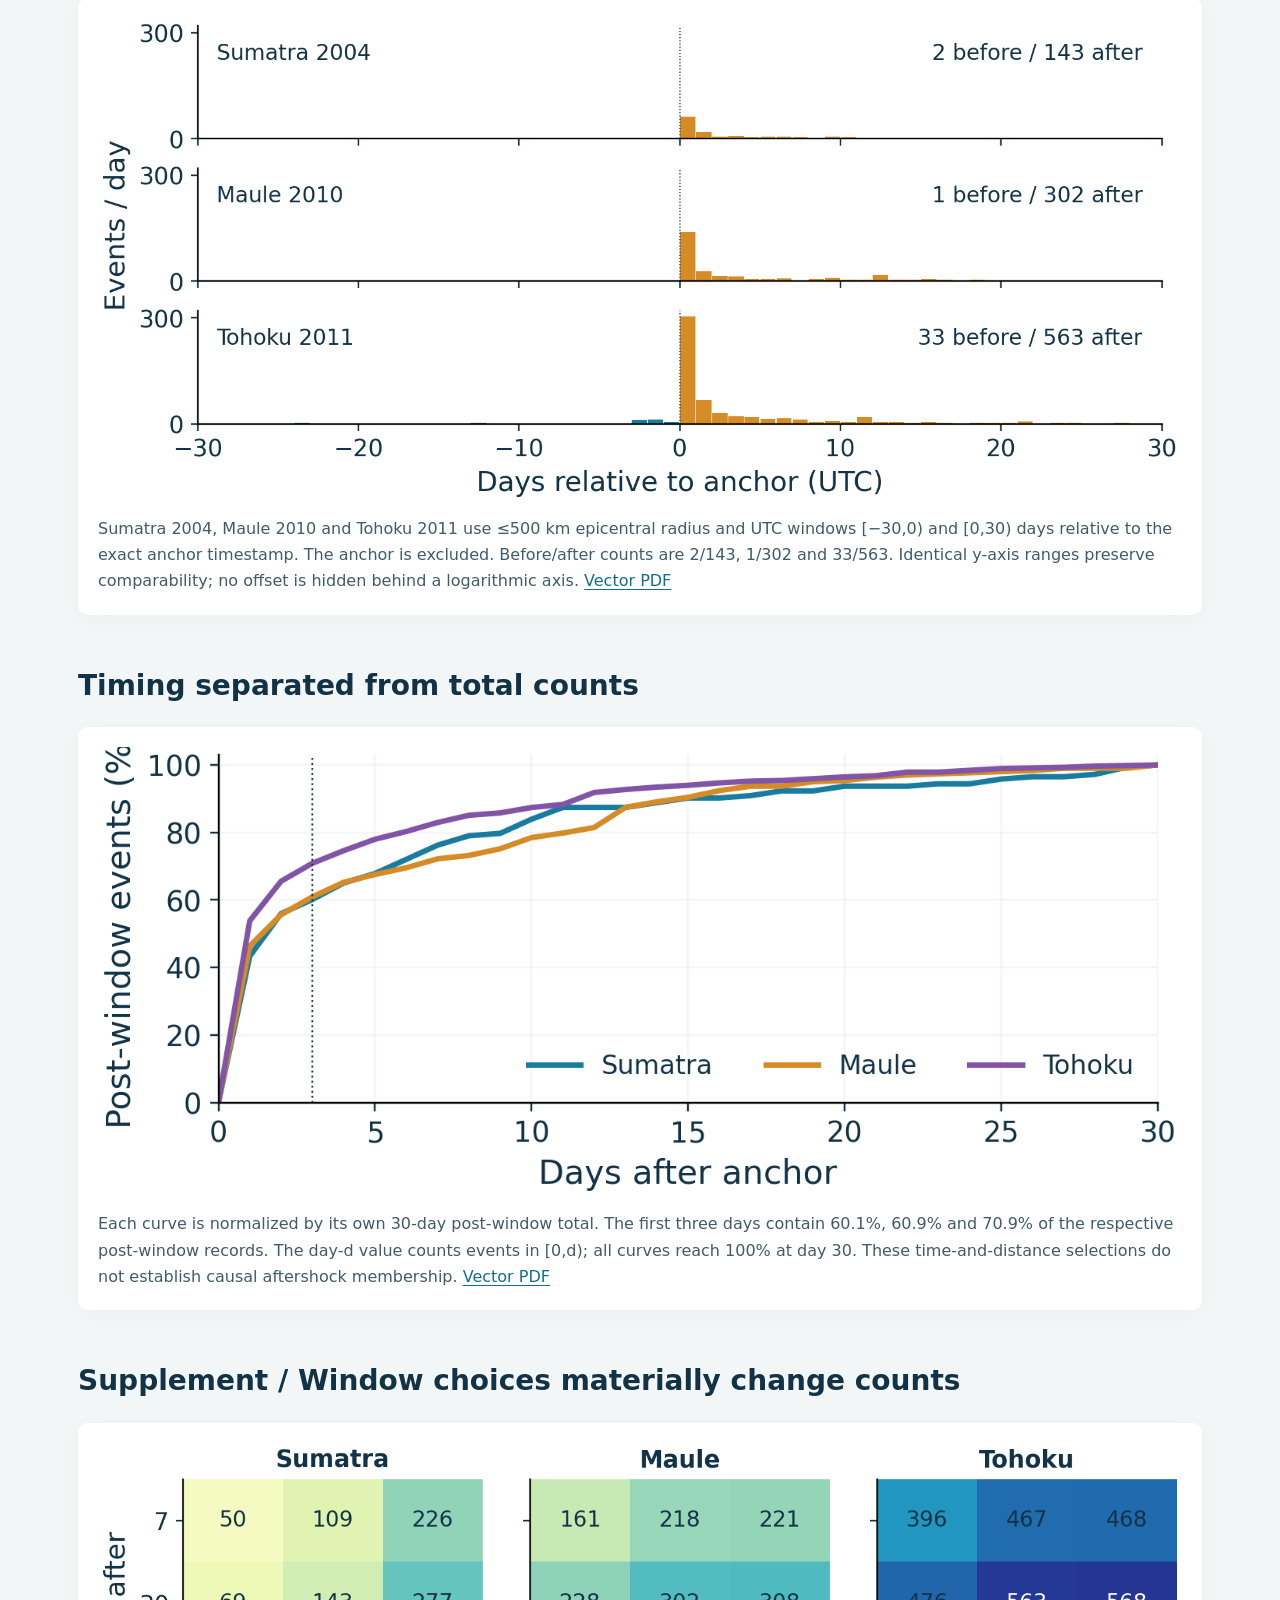
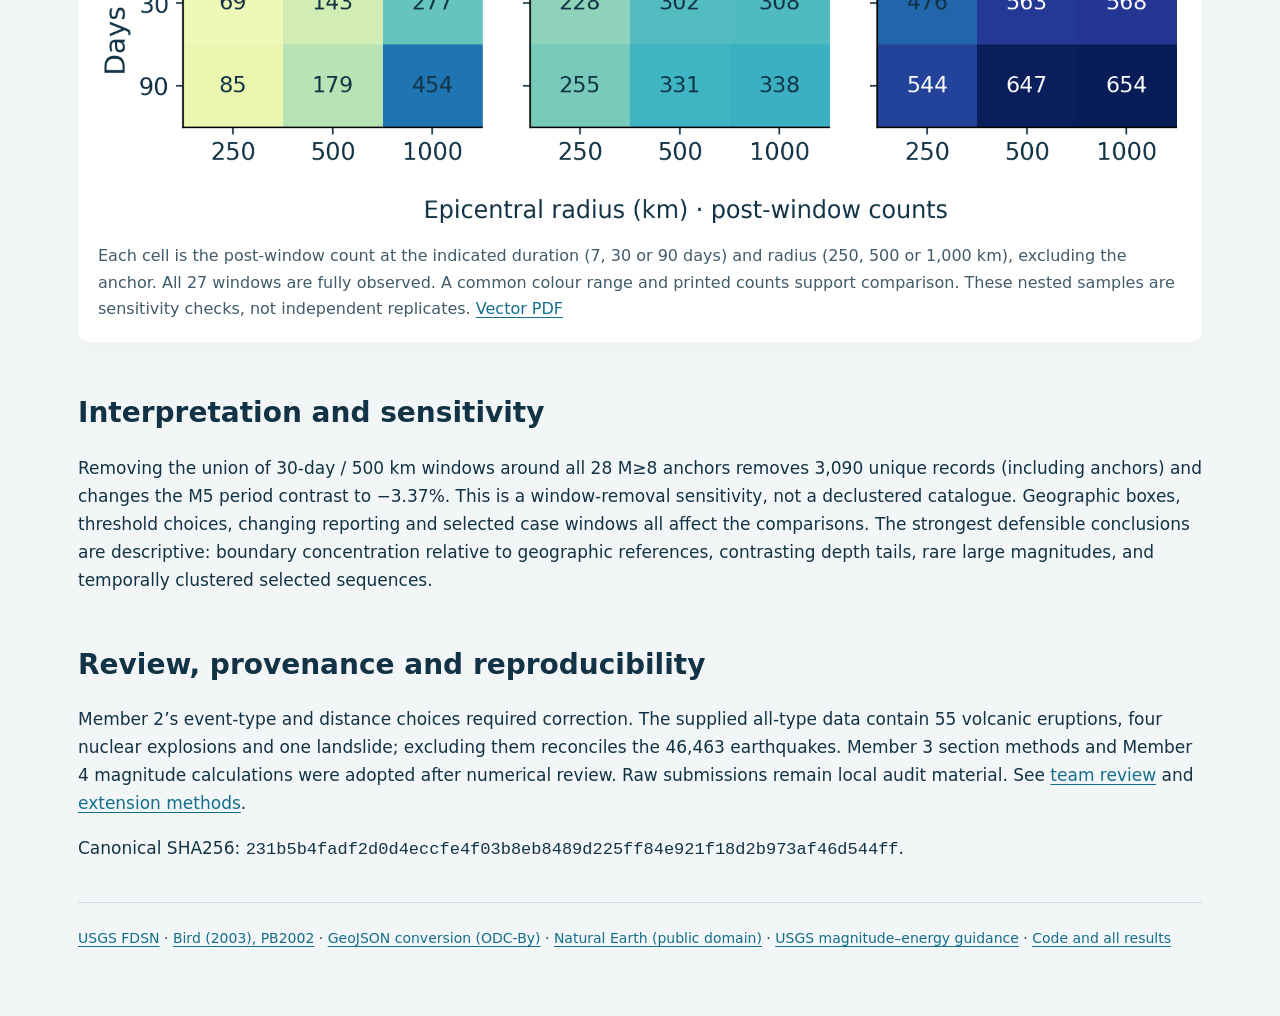
<file: docs/final_results/report.html>
<!doctype html><html lang="en"><head><meta charset="utf-8"><meta name="viewport" content="width=device-width,initial-scale=1"><title>Inside the Earth | Current results</title><style>*{box-sizing:border-box}body{font:17px/1.65 system-ui,sans-serif;color:#123346;background:#f3f6f7;margin:0}main{max-width:1180px;margin:auto;padding:44px 28px}h1{font-size:clamp(36px,6vw,64px);line-height:1.06;letter-spacing:-1px;margin:.3em 0}h2{font-size:28px;margin:48px 0 16px}h3{font-size:21px;margin:0 0 10px}a{color:#146e8b;text-underline-offset:3px}figure{background:#fff;border-radius:10px;margin:18px 0 36px;padding:20px;box-shadow:0 4px 22px #12334608}img{width:100%;height:auto;display:block}figure img{max-height:650px;object-fit:contain}figcaption{margin-top:14px;font-size:16px;color:#405b6a}.lead{font-size:23px;max-width:900px}.note{background:#e4eef1;border-left:5px solid #197c9e;padding:20px;margin:24px 0}nav{display:flex;gap:14px;flex-wrap:wrap;margin:24px 0}nav a,.button{display:inline-block;background:#123346;color:white;padding:10px 18px;border-radius:5px;text-decoration:none}.cards{display:grid;grid-template-columns:repeat(auto-fit,minmax(230px,1fr));gap:16px;margin:30px 0}.card{background:#fff;padding:22px;border-top:5px solid #197c9e;border-radius:5px}.card:nth-child(2){border-color:#c95d54}.card:nth-child(3){border-color:#8254a6}.card:nth-child(4){border-color:#d58c27}.card strong{display:block;font-size:34px;line-height:1.2}.eyebrow{text-transform:uppercase;letter-spacing:2px;color:#617582;font-size:13px}table{border-collapse:collapse;font-size:14px;width:100%}td,th{border-bottom:1px solid #d9e7ec;padding:8px;text-align:left}.table-wrap{overflow-x:auto;background:white;padding:14px}code{overflow-wrap:anywhere}footer{font-size:14px;border-top:1px solid #ccdbe1;padding:24px 0;margin-top:38px}@media(max-width:600px){main{padding:25px 16px}figure{padding:10px}figcaption{font-size:14px}}</style></head><body><main><p class="eyebrow">DSC5002 · Current integrated results</p><h1>Inside the Earth</h1><p class="lead">Four connected views of global earthquakes: space, time, depth and magnitude.</p><nav><a href="../poster.pdf">Searchable academic poster</a><a href="../presentation_script.pdf">Presentation script</a><a href="../temporal_regional_v2/report.html">Temporal-comparability supplement</a></nav><h2>Research design</h2><p>One frozen USGS earthquake-only snapshot links all five research questions: 46,463 unique events in [2000-01-01, 2026-01-01) UTC with preferred M≥5. Six priority-ordered geographic boxes plus Other partition the catalogue. Source requests, input hashes and reproducible calculations are retained. Geographic distances use PB2002 minor great-circle arcs on a sphere of radius 6,371.0088 km.</p><div class="note"><b>Extension from proposal 2.0:</b> explicit equal-area and latitude-controlled spatial references; region-stratified associations; event shares versus an illustrative energy scale; normalized cumulative case curves; and radius/time sensitivity. Static panels were selected to answer these questions directly.</div><h2>01 · Space / Where are the recorded events?</h2><figure><img src="poster_charts/global_map.png" alt="01 · Space / Where are the recorded events?" loading="lazy"><figcaption>All 46,463 epicentres on an equal-area Mollweide map. Blue: shallow (<70 km); gold: intermediate (70–<300 km); purple: deep (≥300 km). Coastlines and PB2002 boundaries provide context. Points overlap: colour darkness is not an estimated density or hazard rate. <a href="poster_charts/global_map.pdf">Vector PDF</a></figcaption></figure><h2>A geographic reference changes the question</h2><figure><img src="poster_charts/boundary_cdf.png" alt="A geographic reference changes the question" loading="lazy"><figcaption>At 100 km from PB2002, 70.15% of earthquakes are included, versus 9.42% of equal-area globe points and 10.50% of the latitude-controlled reference. The 7.45 ratio is a descriptive share ratio. Four scrambled Sobol designs of 16,384 points each give 9.38–9.53%; this range measures numerical sensitivity, not a confidence interval. All locations, including oceans, are eligible. Neither reference is a realistic seismicity null model. <a href="poster_charts/boundary_cdf.pdf">Vector PDF</a></figcaption></figure><div class="table-wrap"><table class="dataframe">
  <thead>
    <tr style="text-align: right;">
      <th>radius_km</th>
      <th>observed_pct</th>
      <th>equal_area_pct</th>
      <th>latitude_matched_pct</th>
      <th>observed_to_area_ratio</th>
      <th>replicate_min_pct</th>
      <th>replicate_max_pct</th>
    </tr>
  </thead>
  <tbody>
    <tr>
      <td>50</td>
      <td>43.917</td>
      <td>4.964</td>
      <td>5.542</td>
      <td>8.848</td>
      <td>4.889</td>
      <td>5.023</td>
    </tr>
    <tr>
      <td>100</td>
      <td>70.150</td>
      <td>9.418</td>
      <td>10.504</td>
      <td>7.449</td>
      <td>9.375</td>
      <td>9.534</td>
    </tr>
    <tr>
      <td>200</td>
      <td>87.896</td>
      <td>17.265</td>
      <td>18.994</td>
      <td>5.091</td>
      <td>17.206</td>
      <td>17.346</td>
    </tr>
    <tr>
      <td>500</td>
      <td>97.133</td>
      <td>35.982</td>
      <td>37.878</td>
      <td>2.700</td>
      <td>35.913</td>
      <td>36.017</td>
    </tr>
  </tbody>
</table></div><h2>The concentration is geographically uneven</h2><figure><img src="poster_charts/regional_proximity.png" alt="The concentration is geographically uneven" loading="lazy"><figcaption>Each dot is the percentage within 100 km using that region’s own earthquake denominator. Other combines many locations outside the six configured geographic boxes; its high share should not be read as a coherent tectonic-region effect. The model uses nearest minor great-circle arcs, not nearest stored vertices. <a href="poster_charts/regional_proximity.pdf">Vector PDF</a></figcaption></figure><h2>Magnitude-threshold proximity check</h2><p>At fixed 100 km proximity, the recorded-event share decreases from 70.15% at M≥5 to 65.93% at M≥6 and 63.57% at M≥7. The respective samples contain 46,463, 3,874 and 387 events. Broad concentration does not imply identical proximity distributions across magnitude cutoffs; these nested subsets are descriptive sensitivity checks.</p><div class="table-wrap"><table class="dataframe">
  <thead>
    <tr style="text-align: right;">
      <th>min_magnitude</th>
      <th>n</th>
      <th>within_100km_pct</th>
      <th>median_boundary_distance_km</th>
    </tr>
  </thead>
  <tbody>
    <tr>
      <td>5</td>
      <td>46463</td>
      <td>70.150</td>
      <td>59.680</td>
    </tr>
    <tr>
      <td>6</td>
      <td>3874</td>
      <td>65.927</td>
      <td>68.548</td>
    </tr>
    <tr>
      <td>7</td>
      <td>387</td>
      <td>63.566</td>
      <td>79.408</td>
    </tr>
  </tbody>
</table></div><h2>02 · Time / The catalogue fluctuates</h2><figure><img src="poster_charts/annual.png" alt="02 · Time / The catalogue fluctuates" loading="lazy"><figcaption>The annual peak is 2,701 records in 2011. Comparing 2013–2025 with 2000–2012 gives a 6.63% lower M≥5 record rate and 15.42% lower M≥6 rate, adjusted for 4,748 versus 4,749 days. A positive full-period M5 Sen slope shows that a different summary can produce a different direction. These are catalogue descriptions, not a forecast. <a href="poster_charts/annual.pdf">Vector PDF</a></figcaption></figure><h2>A single global contrast conceals regional differences</h2><figure><img src="poster_charts/regional_change.png" alt="A single global contrast conceals regional differences" loading="lazy"><figcaption>Exposure-adjusted within-region changes range from −25.58% in Indonesia/Philippines to +8.82% in Mediterranean/Himalaya. All regions use identical periods. Unequal box areas and detection practices prevent interpreting raw regional counts as comparable hazard. <a href="poster_charts/regional_change.pdf">Vector PDF</a></figcaption></figure><h2>The two periods are not measurement-equivalent</h2><figure><img src="poster_charts/magnitude_mix.png" alt="The two periods are not measurement-equivalent" loading="lazy"><figcaption>Mw-family share changes from 73.45% to 55.05%. Horizontal-error availability changes from 0.28% to 86.80%; missing error does not mean zero error. Preferred magnitude types, reporting fields and exact-depth concentrations vary through time. A Mw-only subset still does not homogenize magnitude measurement or prove completeness. <a href="poster_charts/magnitude_mix.pdf">Vector PDF</a></figcaption></figure><h2>03 · Depth / Similar medians can conceal different tails</h2><figure><img src="poster_charts/depth_shares.png" alt="03 · Depth / Similar medians can conceal different tails" loading="lazy"><figcaption>83.20% of the catalogue is shallow. Japan/Kuril and Tonga/Kermadec/Fiji both have median depth 33 km, yet their deep-event shares are 5.01% and 11.76%. Andes has 26.19% intermediate-depth events. All records have reported depth; four negative depths remain in the shallow category. <a href="poster_charts/depth_shares.pdf">Vector PDF</a></figcaption></figure><h2>Two finite sections make local structure visible</h2><figure><img src="poster_charts/cross_sections.png" alt="Two finite sections make local structure visible" loading="lazy"><figcaption>Local maps show the PB2002 trench (gold), route and ±100 km swath (blue), and trench origin (star). Direction A→B spans −200 to +1,200 km from the trench. Depth plots use equal kilometre scales; no vertical exaggeration. Membership also requires the parent region. Deep observations number 21/351 in northern Tohoku and 186/640 in central Tonga. Routes were chosen after exploration and are illustrative, not independent tests of slab structure. <a href="poster_charts/cross_sections.pdf">Vector PDF</a></figcaption></figure><h2>Depth and boundary distance are associated</h2><figure><img src="poster_charts/correlations.png" alt="Depth and boundary distance are associated" loading="lazy"><figcaption>Spearman rank correlations use every eligible record in each displayed group. Depth–distance rho is +0.3868 globally and +0.5556 in Japan/Kuril. Magnitude–depth and magnitude–distance associations are generally weak, but pooled near-zero coefficients cannot exclude subgroup or nonlinear relationships. Correlations do not identify a causal mechanism; no independent-event p-values are reported. <a href="poster_charts/correlations.pdf">Vector PDF</a></figcaption></figure><h2>04 · Magnitude / Large events are rare</h2><figure><img src="poster_charts/magnitude.png" alt="04 · Magnitude / Large events are rare" loading="lazy"><figcaption>The inclusive cumulative count N(M≥m) retains threshold ties: 3,874 observations at M≥6, 387 at M≥7, 28 at M≥8, and two at M≥9. The count axis is logarithmic. The M5 extraction threshold does not establish catalogue completeness, so no predictive Gutenberg–Richter b-value is fitted. <a href="poster_charts/magnitude.pdf">Vector PDF</a></figcaption></figure><h2>Frequency and a magnitude-based proxy tell different stories</h2><figure><img src="poster_charts/energy_scale.png" alt="Frequency and a magnitude-based proxy tell different stories" loading="lazy"><figcaption>The dimensionless illustrative proxy R(M)=10^(1.5(M−5)) scales by about 31.6 for a one-unit magnitude increase. M≥8 represents 0.0603% of events but 71.2144% of its summed value. Preferred scales are mixed: these are not measured joules, damage estimates or risk. The sum is dominated by rare extreme events. <a href="poster_charts/energy_scale.pdf">Vector PDF</a></figcaption></figure><h2>Selected sequences on identical axes</h2><figure><img src="poster_charts/case_timelines.png" alt="Selected sequences on identical axes" loading="lazy"><figcaption>Sumatra 2004, Maule 2010 and Tohoku 2011 use ≤500 km epicentral radius and UTC windows [−30,0) and [0,30) days relative to the exact anchor timestamp. The anchor is excluded. Before/after counts are 2/143, 1/302 and 33/563. Identical y-axis ranges preserve comparability; no offset is hidden behind a logarithmic axis. <a href="poster_charts/case_timelines.pdf">Vector PDF</a></figcaption></figure><h2>Timing separated from total counts</h2><figure><img src="poster_charts/case_cumulative.png" alt="Timing separated from total counts" loading="lazy"><figcaption>Each curve is normalized by its own 30-day post-window total. The first three days contain 60.1%, 60.9% and 70.9% of the respective post-window records. The day-d value counts events in [0,d); all curves reach 100% at day 30. These time-and-distance selections do not establish causal aftershock membership. <a href="poster_charts/case_cumulative.pdf">Vector PDF</a></figcaption></figure><h2>Supplement / Window choices materially change counts</h2><figure><img src="poster_charts/window_sensitivity.png" alt="Supplement / Window choices materially change counts" loading="lazy"><figcaption>Each cell is the post-window count at the indicated duration (7, 30 or 90 days) and radius (250, 500 or 1,000 km), excluding the anchor. All 27 windows are fully observed. A common colour range and printed counts support comparison. These nested samples are sensitivity checks, not independent replicates. <a href="poster_charts/window_sensitivity.pdf">Vector PDF</a></figcaption></figure><h2>Interpretation and sensitivity</h2><p>Removing the union of 30-day / 500 km windows around all 28 M≥8 anchors removes 3,090 unique records (including anchors) and changes the M5 period contrast to −3.37%. This is a window-removal sensitivity, not a declustered catalogue. Geographic boxes, threshold choices, changing reporting and selected case windows all affect the comparisons. The strongest defensible conclusions are descriptive: boundary concentration relative to geographic references, contrasting depth tails, rare large magnitudes, and temporally clustered selected sequences.</p><h2>Review, provenance and reproducibility</h2><p>Member 2’s event-type and distance choices required correction. The supplied all-type data contain 55 volcanic eruptions, four nuclear explosions and one landslide; excluding them reconciles the 46,463 earthquakes. Member 3 section methods and Member 4 magnitude calculations were adopted after numerical review. Raw submissions remain local audit material. See <a href="../TEAM_REVIEW.md">team review</a> and <a href="../EXPERIMENT_EXTENSION.md">extension methods</a>.</p><p>Canonical SHA256: <code>231b5b4fadf2d0d4eccfe4f03b8eb8489d225ff84e921f18d2b973af46d544ff</code>.</p><footer><a href="https://earthquake.usgs.gov/fdsnws/event/1/">USGS FDSN</a> · <a href="https://doi.org/10.1029/2001GC000252">Bird (2003), PB2002</a> · <a href="https://github.com/fraxen/tectonicplates">GeoJSON conversion (ODC-By)</a> · <a href="https://www.naturalearthdata.com/">Natural Earth (public domain)</a> · <a href="https://www.usgs.gov/programs/earthquake-hazards/earthquake-magnitude-energy-release-and-shaking-intensity">USGS magnitude–energy guidance</a> · <a href="https://github.com/VictoriaSU551/DSC5002-Earthquake-Explorer">Code and all results</a></footer></main></body></html>
</file>
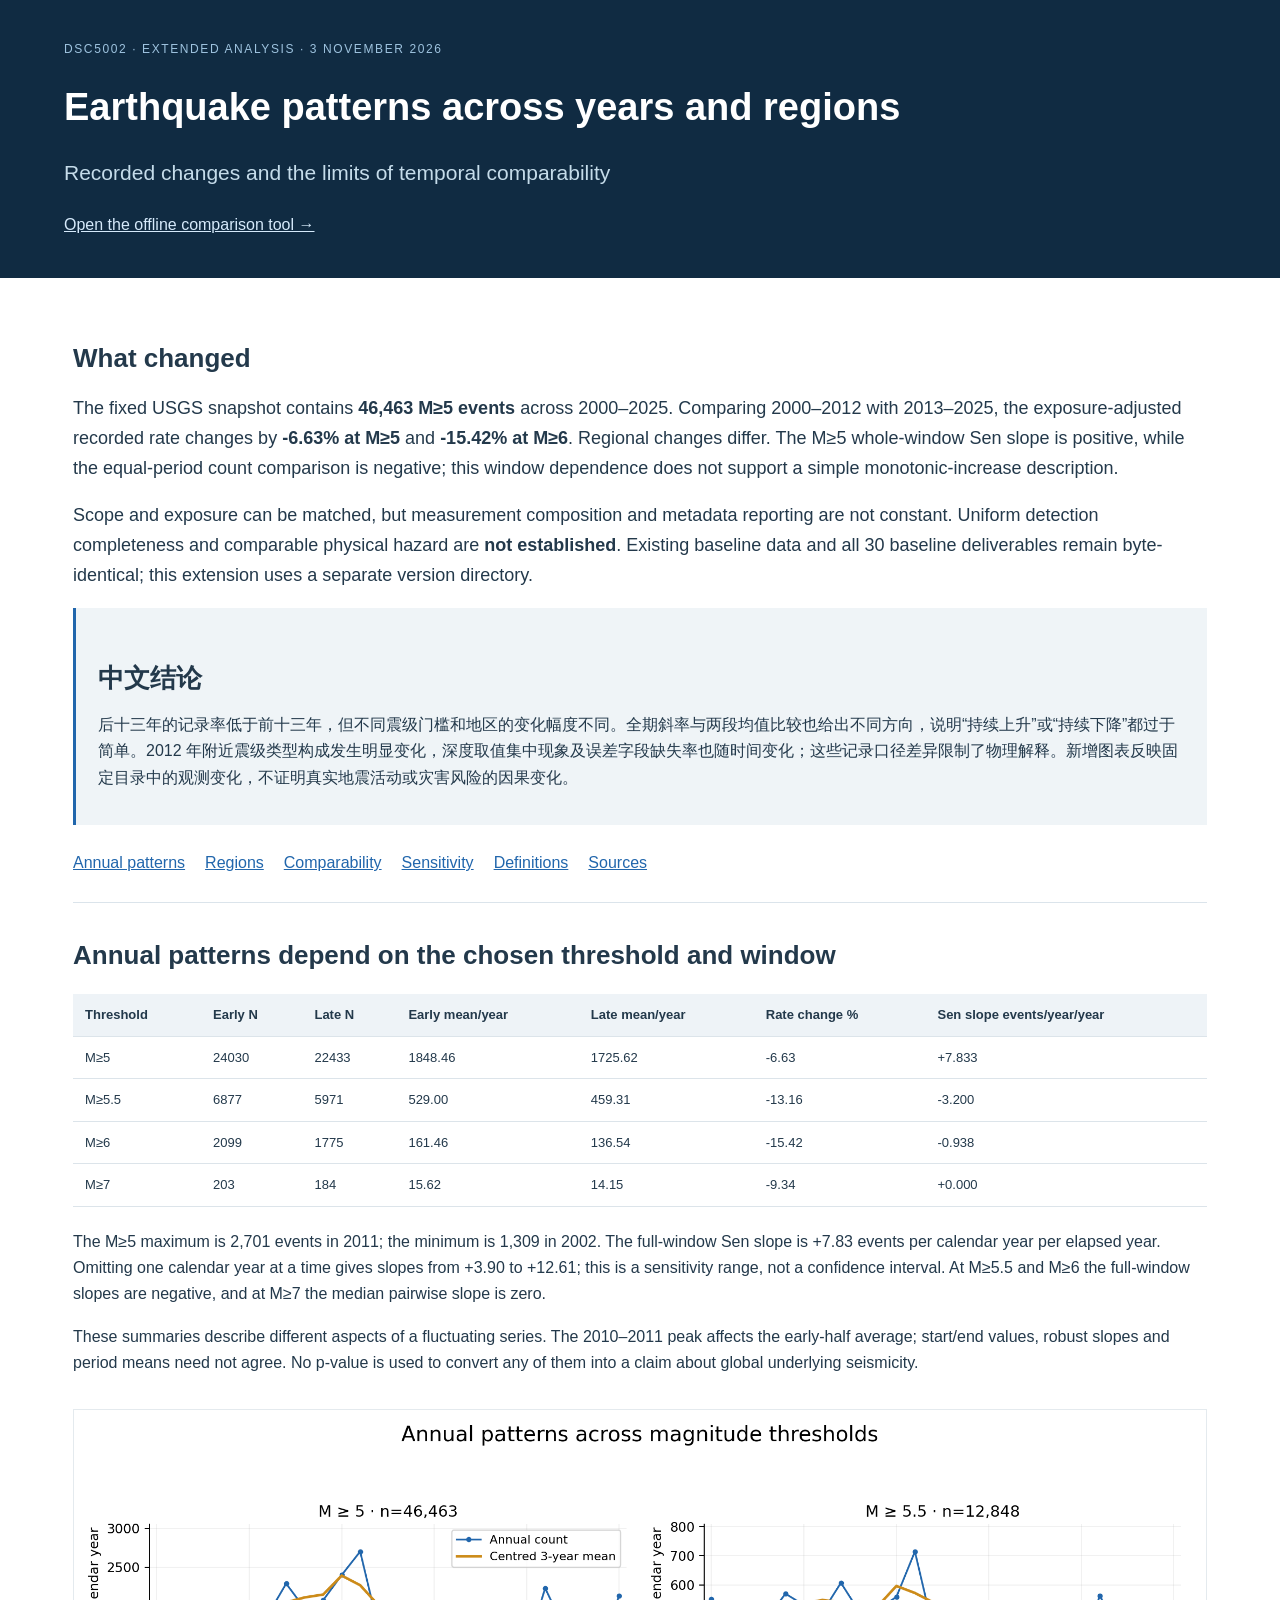
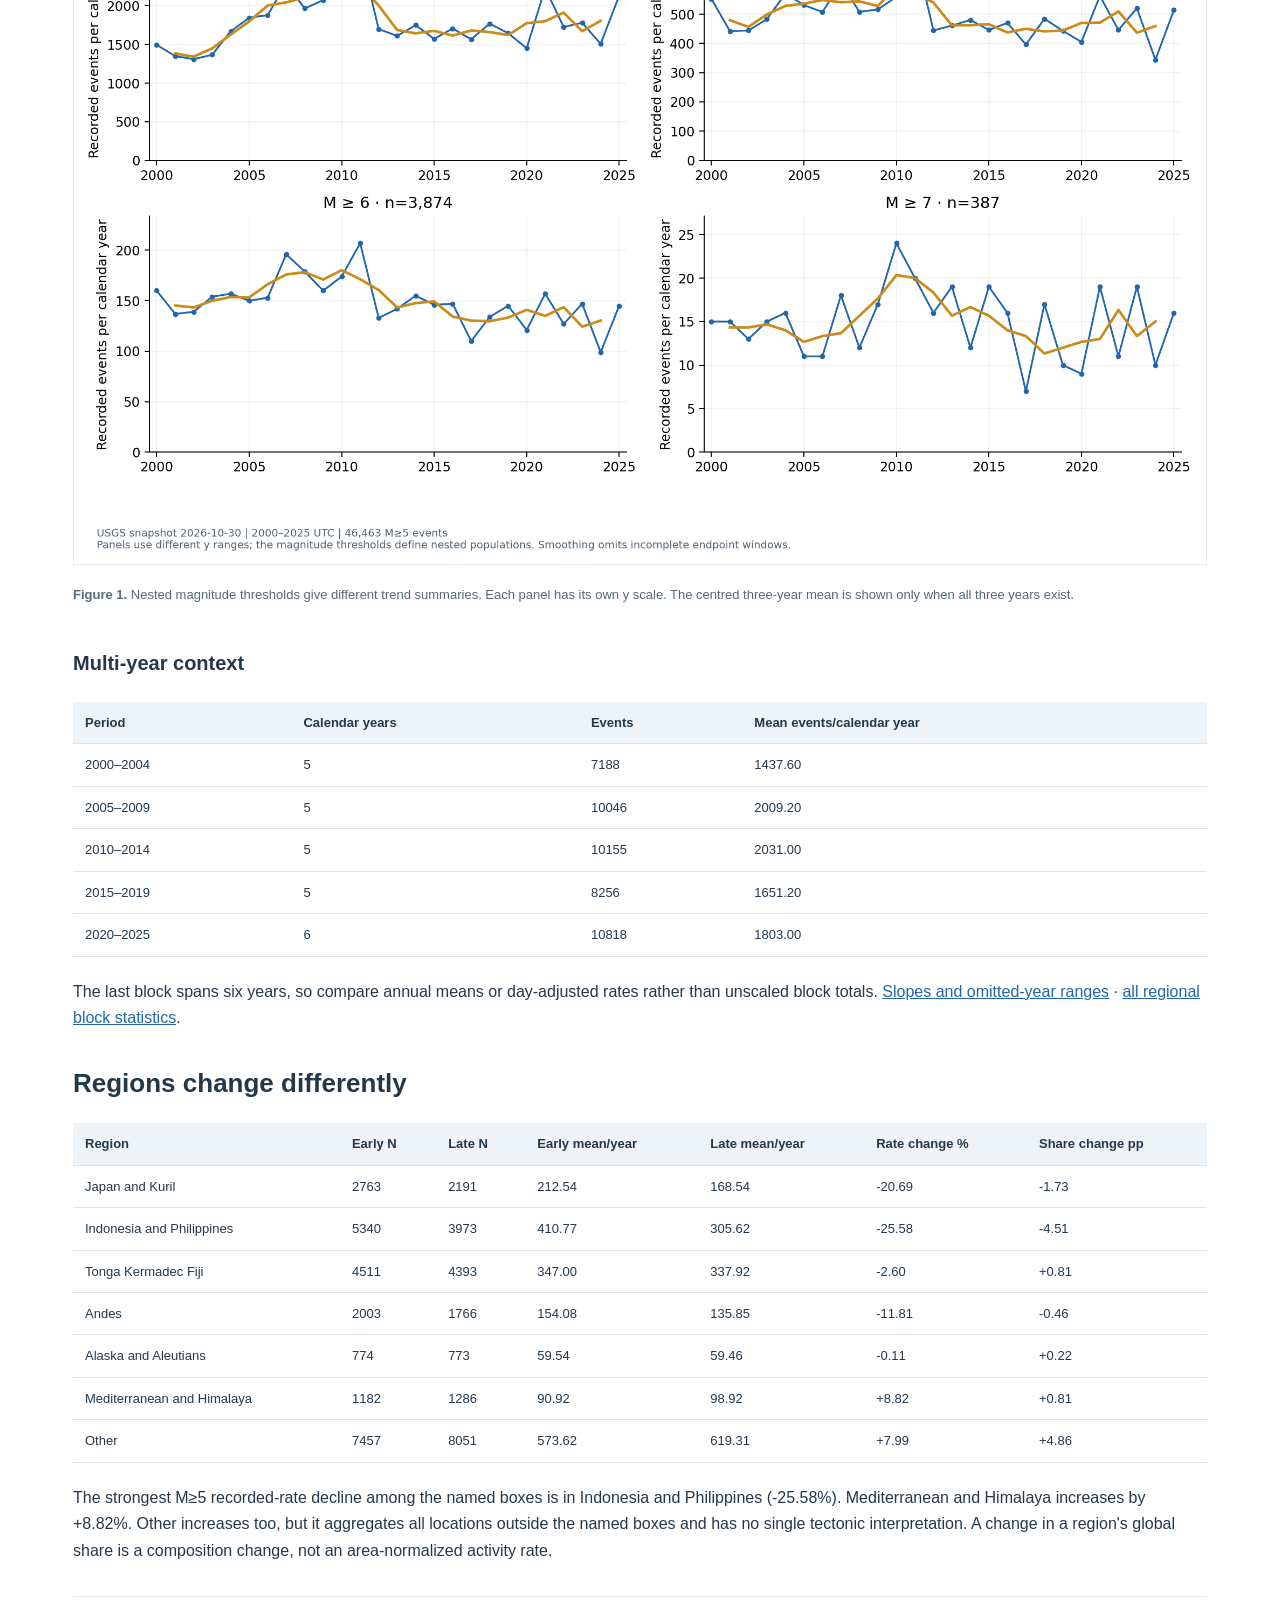
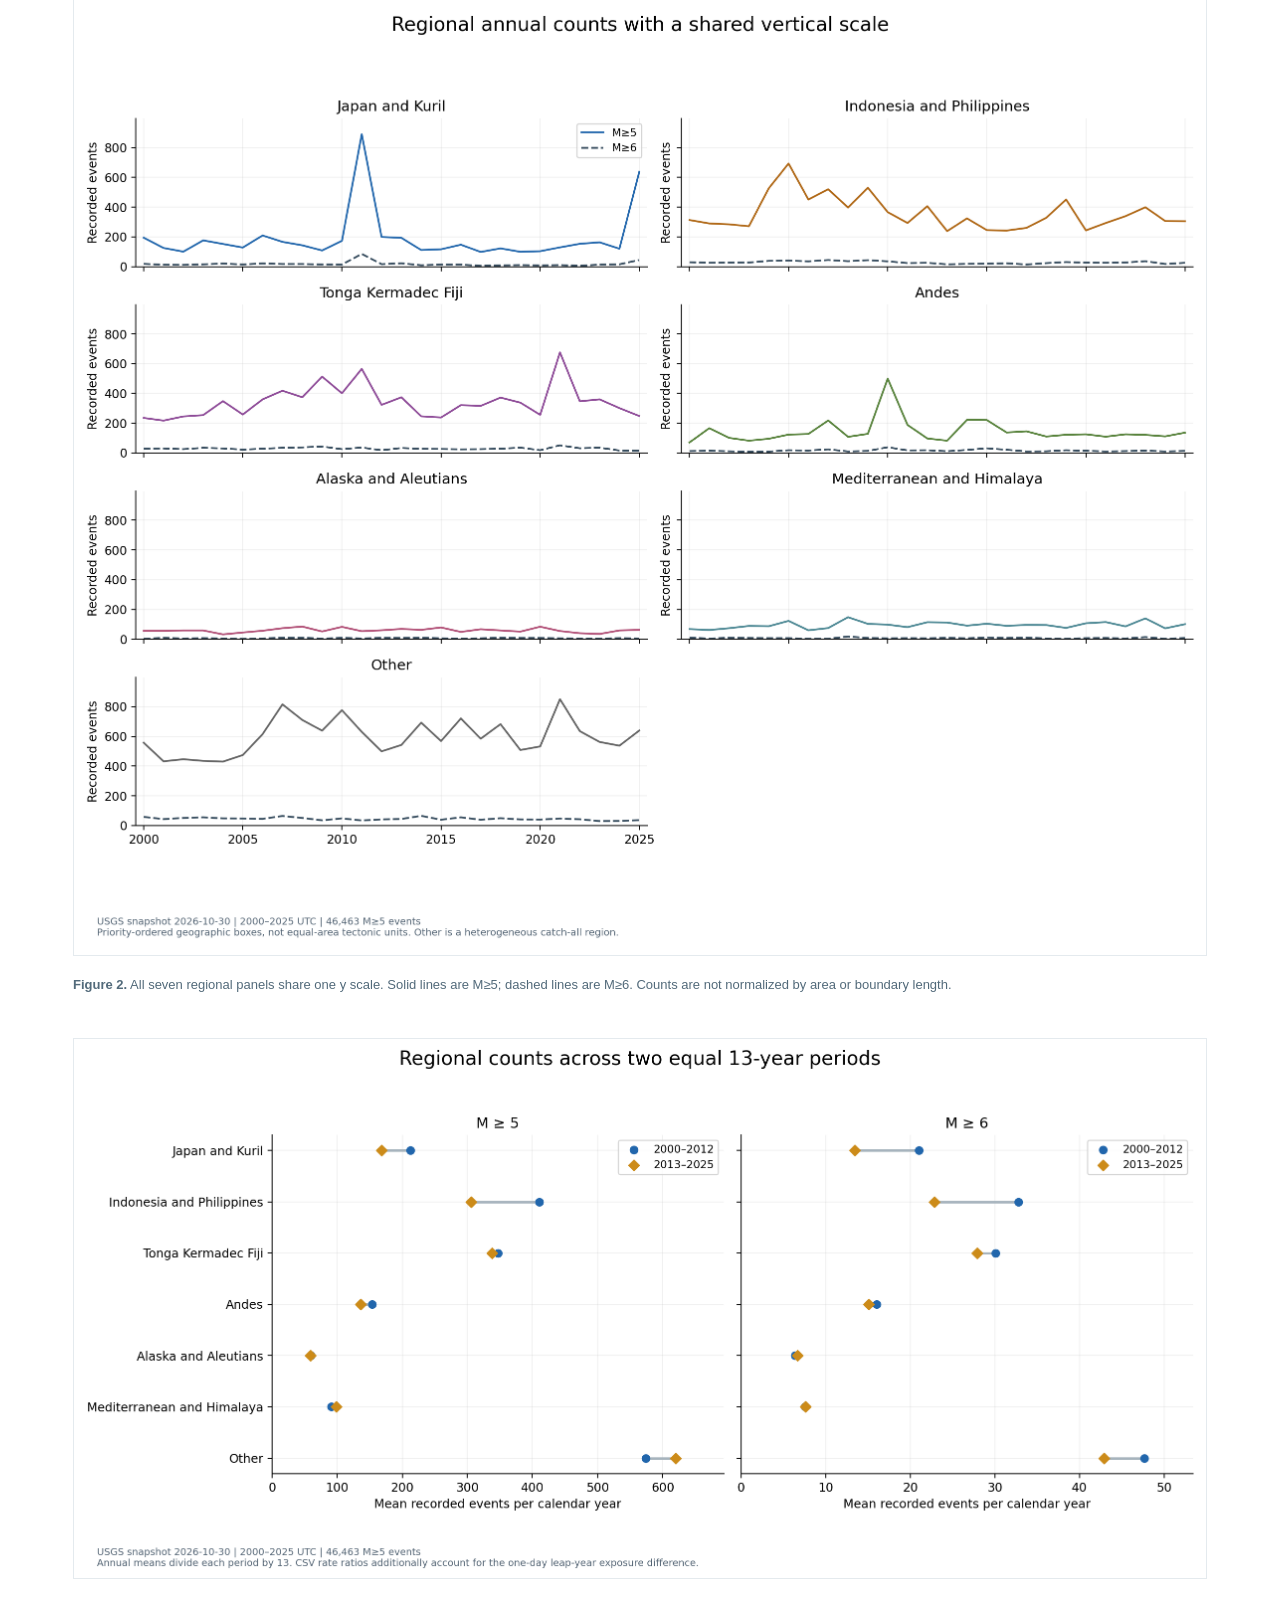
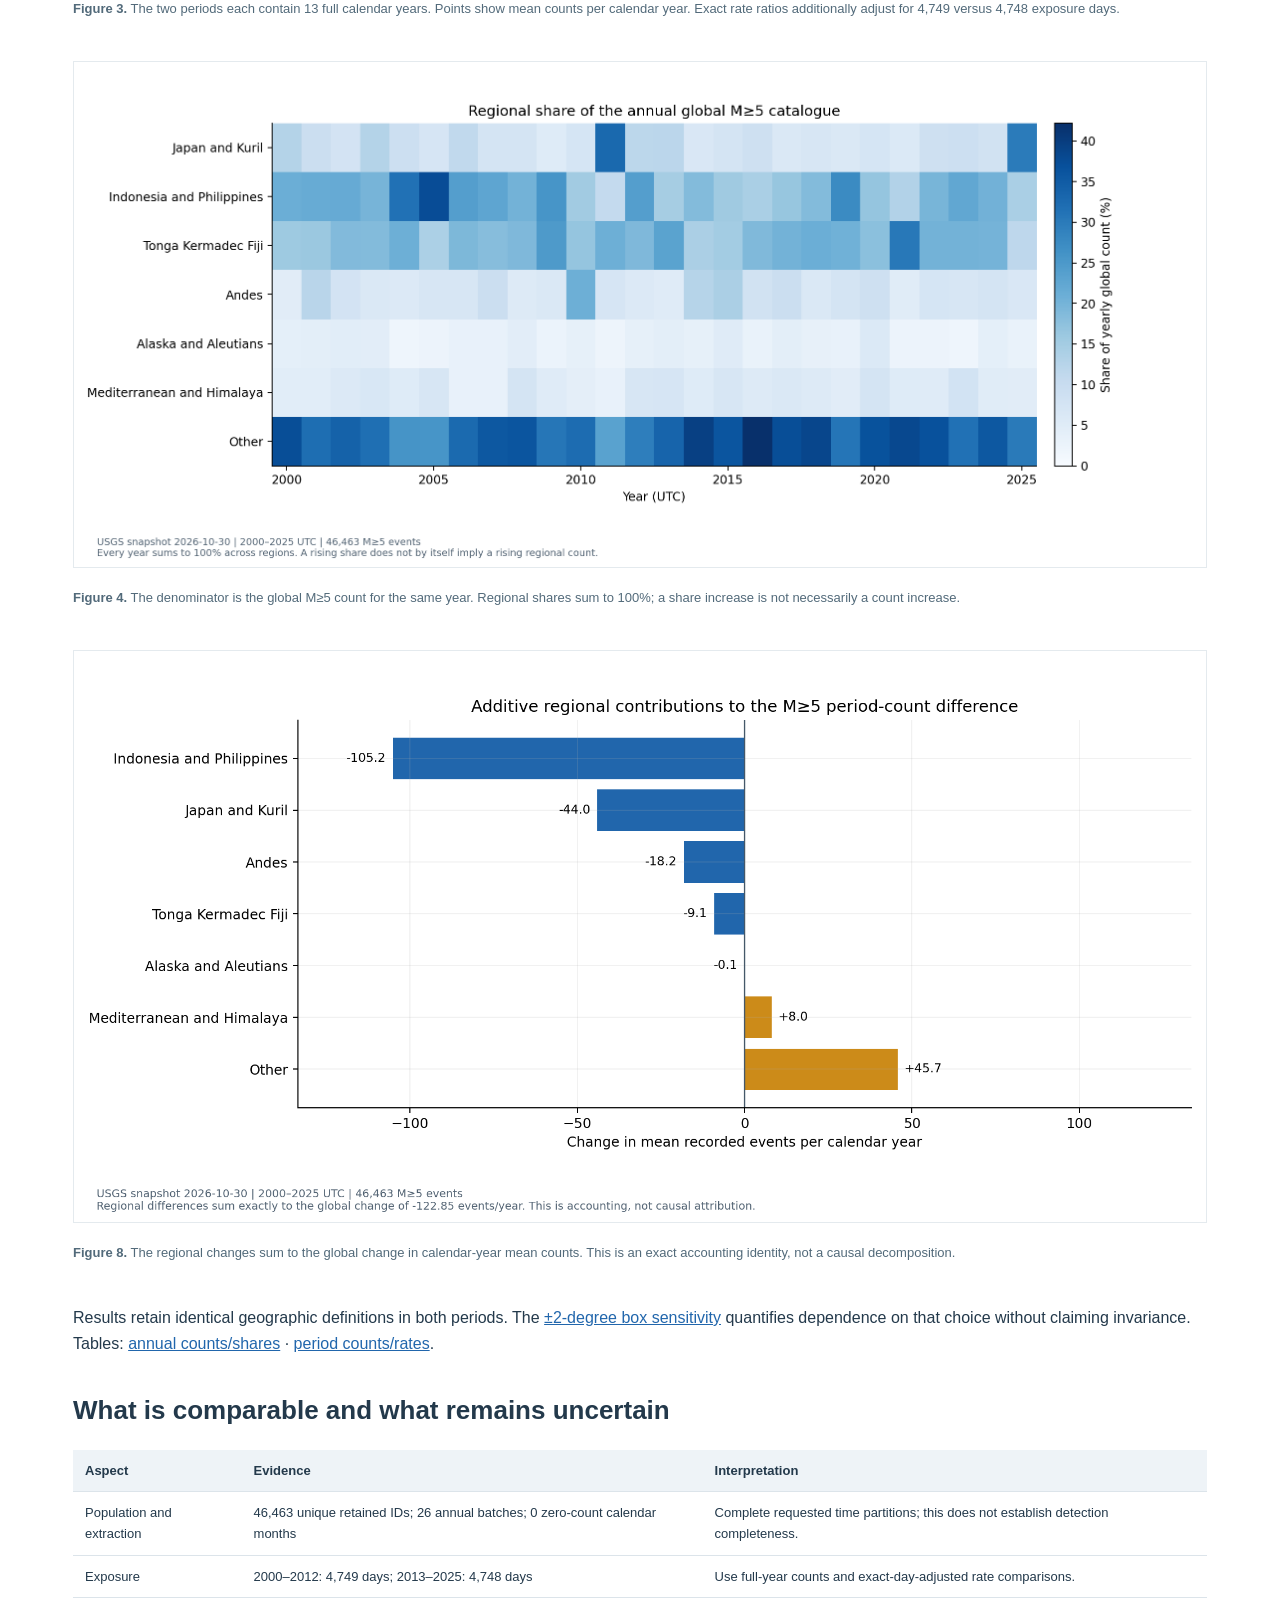
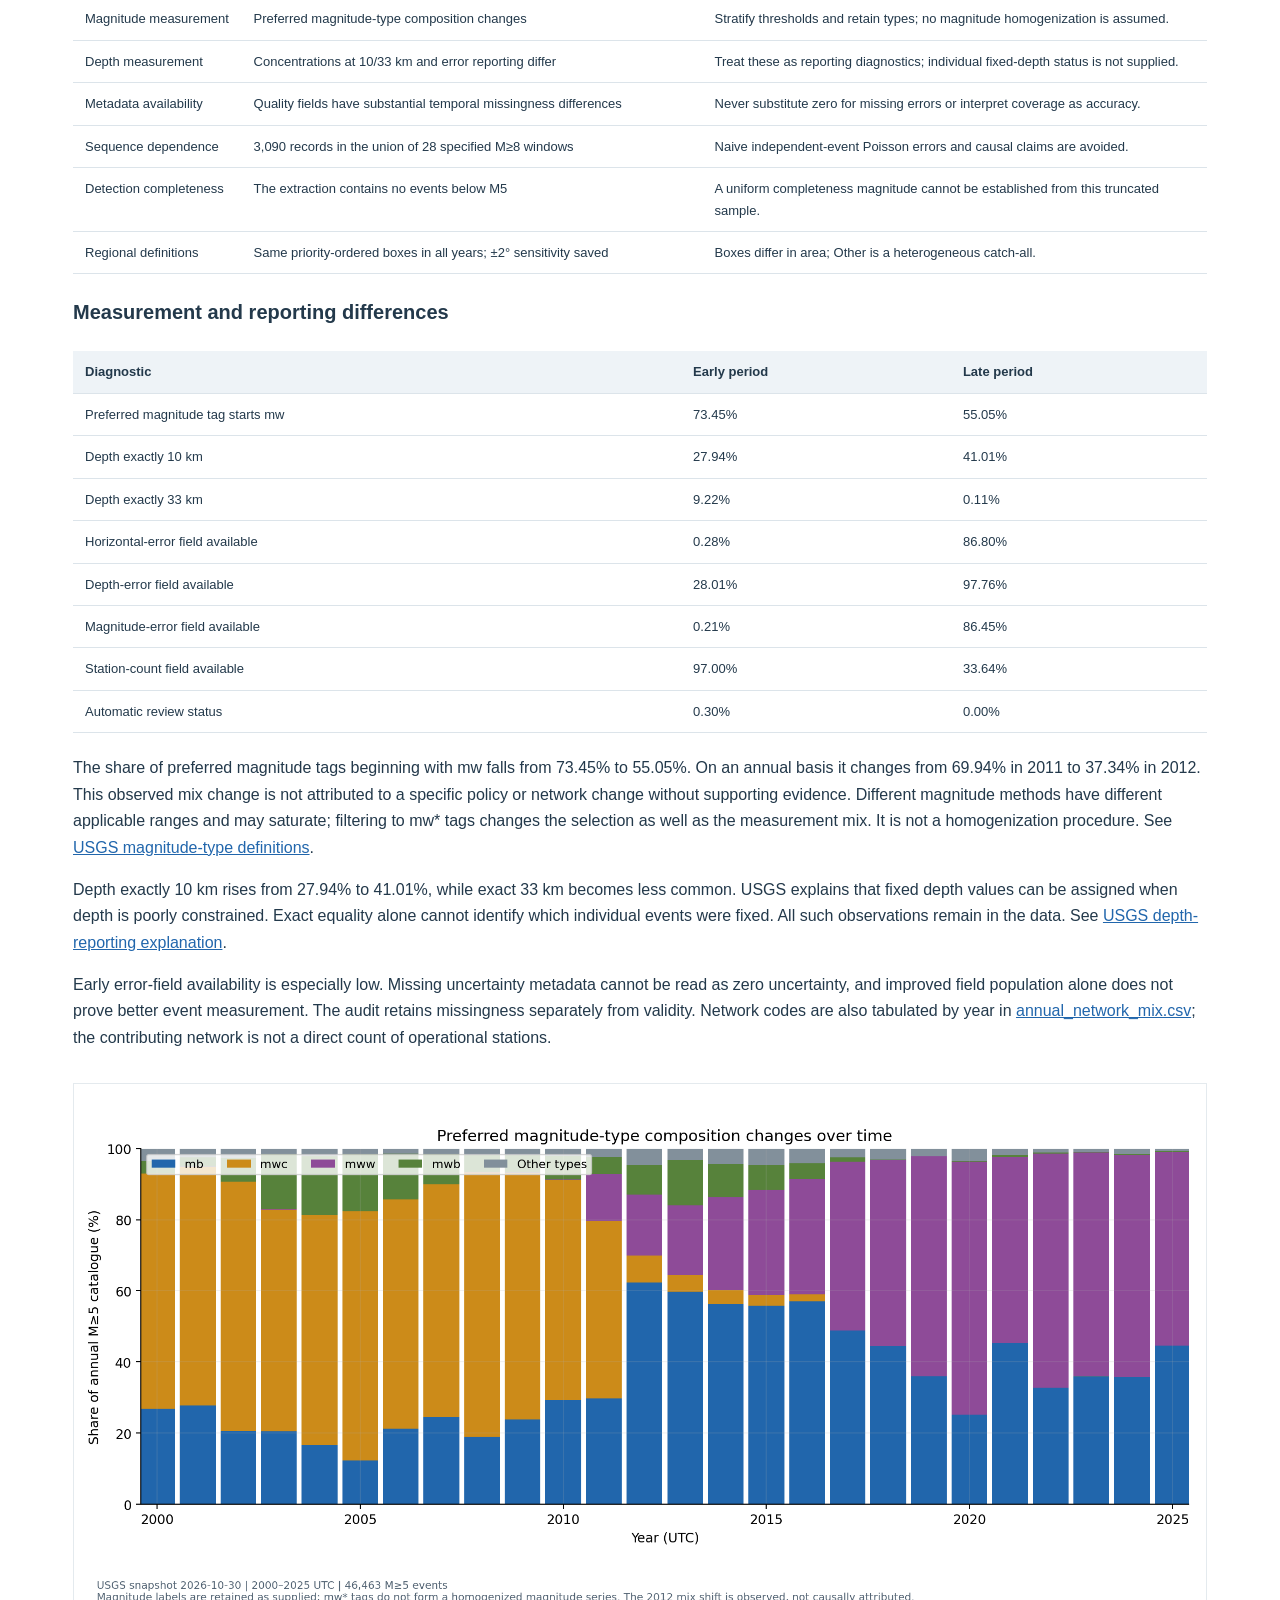
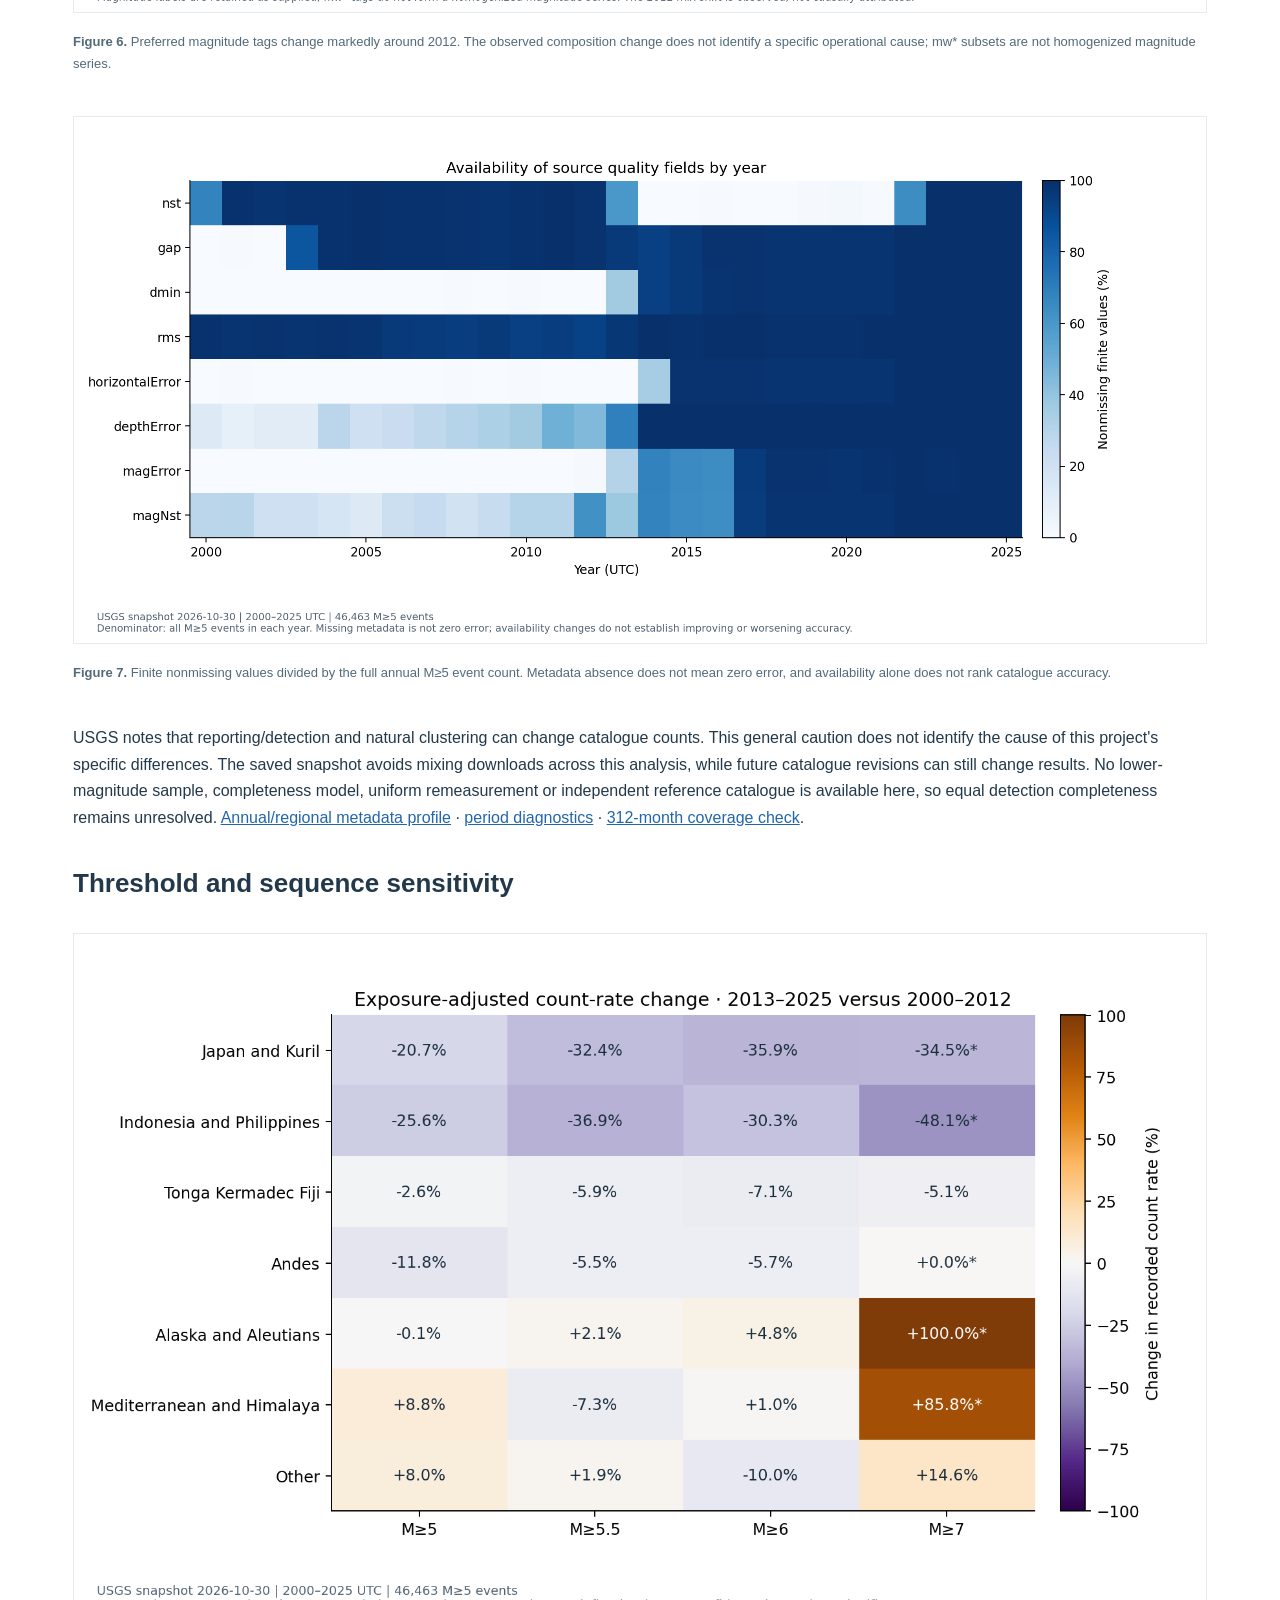
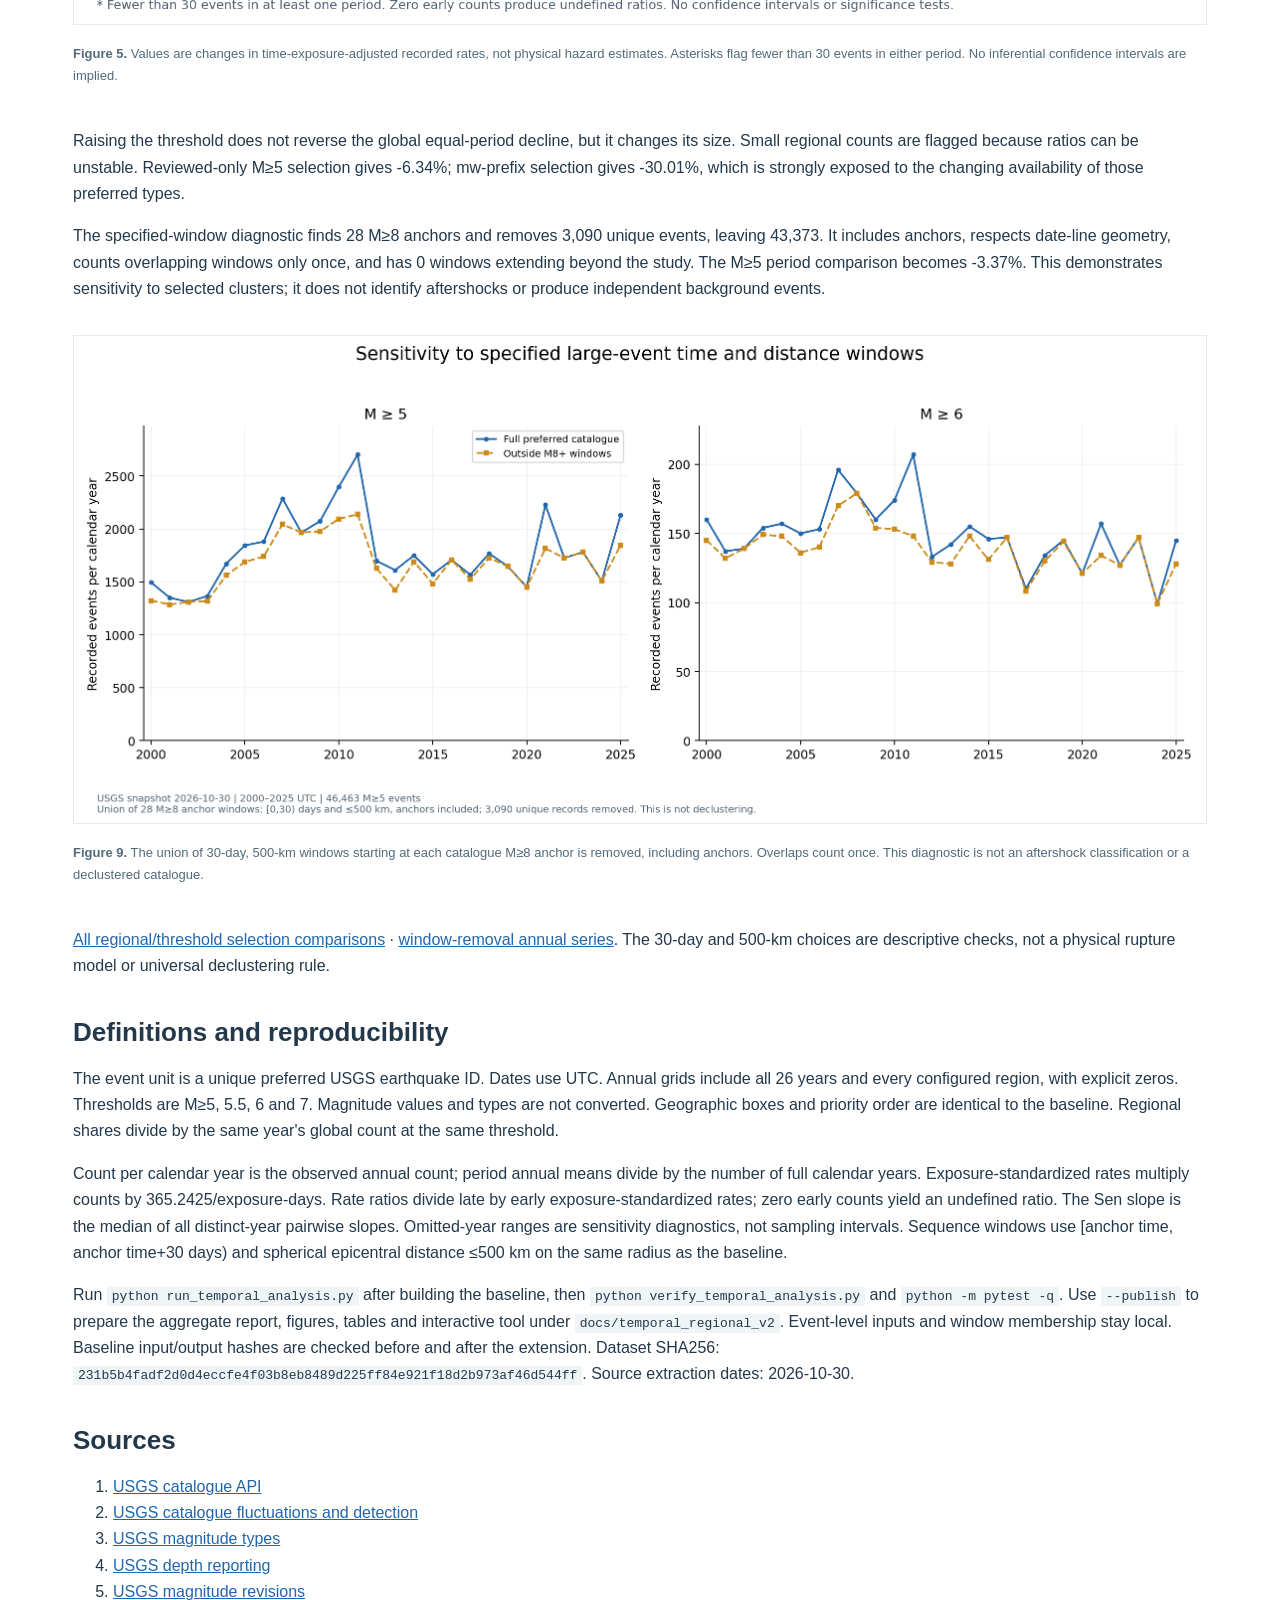
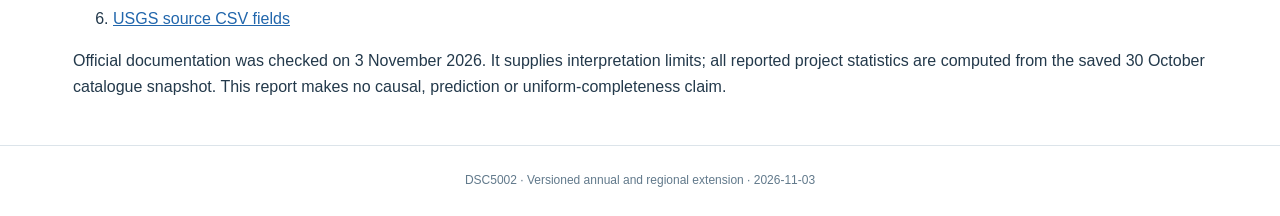
<file: docs/temporal_regional_v2/report.html>
<!doctype html><html lang="en"><head><meta charset="utf-8"><meta name="viewport" content="width=device-width,initial-scale=1"><title>Earthquake annual and regional comparisons</title><style>*{box-sizing:border-box}body{margin:0;color:#23394b;background:white;font:16px/1.65 "Segoe UI",sans-serif}header{background:#102b42;color:#fff;padding:40px max(5vw,24px)}h1{font-size:38px;line-height:1.2;max-width:1000px}header p{color:#c5dcea;font-size:21px}header a{color:#d6eafb}.eyebrow{font-size:12px;letter-spacing:1.6px;color:#9ec3df}main{max-width:1190px;margin:auto;padding:28px}.lead{font-size:18px}.cn{background:#eff4f7;padding:18px 22px;border-left:3px solid #2166ac}h2{font-size:26px;line-height:1.3;margin:36px 0 14px}h3{font-size:20px}a{color:#2166ac}nav{display:flex;gap:20px;flex-wrap:wrap;padding:25px 0;border-bottom:1px solid #dbe4eb}.table-wrap{overflow:auto;margin:22px 0}table{border-collapse:collapse;width:100%;font-size:13px;font-variant-numeric:tabular-nums}td,th{padding:10px 12px;text-align:left;border-bottom:1px solid #dce4ea;vertical-align:top}th{background:#eef3f7}figure{margin:32px 0 42px}img{width:100%;height:auto;border:1px solid #e4eaee}figcaption{font-size:13px;color:#526a7a;padding-top:10px}code{overflow-wrap:anywhere;background:#eff4f7;padding:2px 5px;font-size:13px}footer{text-align:center;color:#61798b;padding:25px;border-top:1px solid #dce4ea;font-size:12px}@media(max-width:650px){main{padding:18px}header{padding:26px 20px}h1{font-size:30px}h2{font-size:23px}.lead{font-size:16px}}@media print{header{background:white;color:#23394b;padding:0}header p,header a,.eyebrow{color:#23394b}main{padding:0}nav,footer{display:none}figure{break-inside:avoid}h2,h3{break-after:avoid}}</style></head><body>
<header><div class="eyebrow">DSC5002 · EXTENDED ANALYSIS · 3 NOVEMBER 2026</div><h1>Earthquake patterns across years and regions</h1><p>Recorded changes and the limits of temporal comparability</p><a href="dashboard.html">Open the offline comparison tool →</a></header>
<main><section class="lead"><h2>What changed</h2><p>The fixed USGS snapshot contains <strong>46,463 M≥5 events</strong> across 2000–2025. Comparing 2000–2012 with 2013–2025, the exposure-adjusted recorded rate changes by <strong>-6.63% at M≥5</strong> and <strong>-15.42% at M≥6</strong>. Regional changes differ. The M≥5 whole-window Sen slope is positive, while the equal-period count comparison is negative; this window dependence does not support a simple monotonic-increase description.</p>
<p>Scope and exposure can be matched, but measurement composition and metadata reporting are not constant. Uniform detection completeness and comparable physical hazard are <strong>not established</strong>. Existing baseline data and all 30 baseline deliverables remain byte-identical; this extension uses a separate version directory.</p></section>
<section lang="zh-CN" class="cn"><h2>中文结论</h2><p>后十三年的记录率低于前十三年，但不同震级门槛和地区的变化幅度不同。全期斜率与两段均值比较也给出不同方向，说明“持续上升”或“持续下降”都过于简单。2012 年附近震级类型构成发生明显变化，深度取值集中现象及误差字段缺失率也随时间变化；这些记录口径差异限制了物理解释。新增图表反映固定目录中的观测变化，不证明真实地震活动或灾害风险的因果变化。</p></section>
<nav><a href="#annual">Annual patterns</a><a href="#regions">Regions</a><a href="#comparability">Comparability</a><a href="#sensitivity">Sensitivity</a><a href="#methods">Definitions</a><a href="#sources">Sources</a></nav>
<section id="annual"><h2>Annual patterns depend on the chosen threshold and window</h2><div class="table-wrap"><table><thead><tr><th>Threshold</th><th>Early N</th><th>Late N</th><th>Early mean/year</th><th>Late mean/year</th><th>Rate change %</th><th>Sen slope events/year/year</th></tr></thead><tbody><tr><td>M≥5</td><td>24030</td><td>22433</td><td>1848.46</td><td>1725.62</td><td>-6.63</td><td>+7.833</td></tr><tr><td>M≥5.5</td><td>6877</td><td>5971</td><td>529.00</td><td>459.31</td><td>-13.16</td><td>-3.200</td></tr><tr><td>M≥6</td><td>2099</td><td>1775</td><td>161.46</td><td>136.54</td><td>-15.42</td><td>-0.938</td></tr><tr><td>M≥7</td><td>203</td><td>184</td><td>15.62</td><td>14.15</td><td>-9.34</td><td>+0.000</td></tr></tbody></table></div>
<p>The M≥5 maximum is 2,701 events in 2011; the minimum is 1,309 in 2002. The full-window Sen slope is +7.83 events per calendar year per elapsed year. Omitting one calendar year at a time gives slopes from +3.90 to +12.61; this is a sensitivity range, not a confidence interval. At M≥5.5 and M≥6 the full-window slopes are negative, and at M≥7 the median pairwise slope is zero.</p>
<p>These summaries describe different aspects of a fluctuating series. The 2010–2011 peak affects the early-half average; start/end values, robust slopes and period means need not agree. No p-value is used to convert any of them into a claim about global underlying seismicity.</p><figure id="figure-1"><a href="figures/01_annual_threshold_trends.png"><img loading="lazy" src="figures/01_annual_threshold_trends.png" alt="01 annual threshold trends"></a><figcaption><strong>Figure 1.</strong> Nested magnitude thresholds give different trend summaries. Each panel has its own y scale. The centred three-year mean is shown only when all three years exist.</figcaption></figure>
<h3>Multi-year context</h3><div class="table-wrap"><table><thead><tr><th>Period</th><th>Calendar years</th><th>Events</th><th>Mean events/calendar year</th></tr></thead><tbody><tr><td>2000–2004</td><td>5</td><td>7188</td><td>1437.60</td></tr><tr><td>2005–2009</td><td>5</td><td>10046</td><td>2009.20</td></tr><tr><td>2010–2014</td><td>5</td><td>10155</td><td>2031.00</td></tr><tr><td>2015–2019</td><td>5</td><td>8256</td><td>1651.20</td></tr><tr><td>2020–2025</td><td>6</td><td>10818</td><td>1803.00</td></tr></tbody></table></div><p>The last block spans six years, so compare annual means or day-adjusted rates rather than unscaled block totals. <a href="tables/descriptive_slopes.csv">Slopes and omitted-year ranges</a> · <a href="tables/multiyear_blocks.csv">all regional block statistics</a>.</p></section>
<section id="regions"><h2>Regions change differently</h2><div class="table-wrap"><table><thead><tr><th>Region</th><th>Early N</th><th>Late N</th><th>Early mean/year</th><th>Late mean/year</th><th>Rate change %</th><th>Share change pp</th></tr></thead><tbody><tr><td>Japan and Kuril</td><td>2763</td><td>2191</td><td>212.54</td><td>168.54</td><td>-20.69</td><td>-1.73</td></tr><tr><td>Indonesia and Philippines</td><td>5340</td><td>3973</td><td>410.77</td><td>305.62</td><td>-25.58</td><td>-4.51</td></tr><tr><td>Tonga Kermadec Fiji</td><td>4511</td><td>4393</td><td>347.00</td><td>337.92</td><td>-2.60</td><td>+0.81</td></tr><tr><td>Andes</td><td>2003</td><td>1766</td><td>154.08</td><td>135.85</td><td>-11.81</td><td>-0.46</td></tr><tr><td>Alaska and Aleutians</td><td>774</td><td>773</td><td>59.54</td><td>59.46</td><td>-0.11</td><td>+0.22</td></tr><tr><td>Mediterranean and Himalaya</td><td>1182</td><td>1286</td><td>90.92</td><td>98.92</td><td>+8.82</td><td>+0.81</td></tr><tr><td>Other</td><td>7457</td><td>8051</td><td>573.62</td><td>619.31</td><td>+7.99</td><td>+4.86</td></tr></tbody></table></div><p>The strongest M≥5 recorded-rate decline among the named boxes is in Indonesia and Philippines (-25.58%). Mediterranean and Himalaya increases by +8.82%. Other increases too, but it aggregates all locations outside the named boxes and has no single tectonic interpretation. A change in a region's global share is a composition change, not an area-normalized activity rate.</p><figure id="figure-2"><a href="figures/02_regional_annual_trends.png"><img loading="lazy" src="figures/02_regional_annual_trends.png" alt="02 regional annual trends"></a><figcaption><strong>Figure 2.</strong> All seven regional panels share one y scale. Solid lines are M≥5; dashed lines are M≥6. Counts are not normalized by area or boundary length.</figcaption></figure><figure id="figure-3"><a href="figures/03_equal_period_regions.png"><img loading="lazy" src="figures/03_equal_period_regions.png" alt="03 equal period regions"></a><figcaption><strong>Figure 3.</strong> The two periods each contain 13 full calendar years. Points show mean counts per calendar year. Exact rate ratios additionally adjust for 4,749 versus 4,748 exposure days.</figcaption></figure><figure id="figure-4"><a href="figures/04_regional_share_heatmap.png"><img loading="lazy" src="figures/04_regional_share_heatmap.png" alt="04 regional share heatmap"></a><figcaption><strong>Figure 4.</strong> The denominator is the global M≥5 count for the same year. Regional shares sum to 100%; a share increase is not necessarily a count increase.</figcaption></figure><figure id="figure-8"><a href="figures/08_regional_change_contributions.png"><img loading="lazy" src="figures/08_regional_change_contributions.png" alt="08 regional change contributions"></a><figcaption><strong>Figure 8.</strong> The regional changes sum to the global change in calendar-year mean counts. This is an exact accounting identity, not a causal decomposition.</figcaption></figure>
<p>Results retain identical geographic definitions in both periods. The <a href="tables/region_box_period_sensitivity.csv">±2-degree box sensitivity</a> quantifies dependence on that choice without claiming invariance. Tables: <a href="tables/annual_region_threshold.csv">annual counts/shares</a> · <a href="tables/equal_period_comparison.csv">period counts/rates</a>.</p></section>
<section id="comparability"><h2>What is comparable and what remains uncertain</h2><div class="table-wrap"><table><thead><tr><th>Aspect</th><th>Evidence</th><th>Interpretation</th></tr></thead><tbody><tr><td>Population and extraction</td><td>46,463 unique retained IDs; 26 annual batches; 0 zero-count calendar months</td><td>Complete requested time partitions; this does not establish detection completeness.</td></tr><tr><td>Exposure</td><td>2000–2012: 4,749 days; 2013–2025: 4,748 days</td><td>Use full-year counts and exact-day-adjusted rate comparisons.</td></tr><tr><td>Magnitude measurement</td><td>Preferred magnitude-type composition changes</td><td>Stratify thresholds and retain types; no magnitude homogenization is assumed.</td></tr><tr><td>Depth measurement</td><td>Concentrations at 10/33 km and error reporting differ</td><td>Treat these as reporting diagnostics; individual fixed-depth status is not supplied.</td></tr><tr><td>Metadata availability</td><td>Quality fields have substantial temporal missingness differences</td><td>Never substitute zero for missing errors or interpret coverage as accuracy.</td></tr><tr><td>Sequence dependence</td><td>3,090 records in the union of 28 specified M≥8 windows</td><td>Naive independent-event Poisson errors and causal claims are avoided.</td></tr><tr><td>Detection completeness</td><td>The extraction contains no events below M5</td><td>A uniform completeness magnitude cannot be established from this truncated sample.</td></tr><tr><td>Regional definitions</td><td>Same priority-ordered boxes in all years; ±2° sensitivity saved</td><td>Boxes differ in area; Other is a heterogeneous catch-all.</td></tr></tbody></table></div><h3>Measurement and reporting differences</h3><div class="table-wrap"><table><thead><tr><th>Diagnostic</th><th>Early period</th><th>Late period</th></tr></thead><tbody><tr><td>Preferred magnitude tag starts mw</td><td>73.45%</td><td>55.05%</td></tr><tr><td>Depth exactly 10 km</td><td>27.94%</td><td>41.01%</td></tr><tr><td>Depth exactly 33 km</td><td>9.22%</td><td>0.11%</td></tr><tr><td>Horizontal-error field available</td><td>0.28%</td><td>86.80%</td></tr><tr><td>Depth-error field available</td><td>28.01%</td><td>97.76%</td></tr><tr><td>Magnitude-error field available</td><td>0.21%</td><td>86.45%</td></tr><tr><td>Station-count field available</td><td>97.00%</td><td>33.64%</td></tr><tr><td>Automatic review status</td><td>0.30%</td><td>0.00%</td></tr></tbody></table></div>
<p>The share of preferred magnitude tags beginning with mw falls from 73.45% to 55.05%. On an annual basis it changes from 69.94% in 2011 to 37.34% in 2012. This observed mix change is not attributed to a specific policy or network change without supporting evidence. Different magnitude methods have different applicable ranges and may saturate; filtering to mw* tags changes the selection as well as the measurement mix. It is not a homogenization procedure. See <a href="https://www.usgs.gov/programs/earthquake-hazards/magnitude-types">USGS magnitude-type definitions</a>.</p>
<p>Depth exactly 10 km rises from 27.94% to 41.01%, while exact 33 km becomes less common. USGS explains that fixed depth values can be assigned when depth is poorly constrained. Exact equality alone cannot identify which individual events were fixed. All such observations remain in the data. See <a href="https://www.usgs.gov/faqs/why-do-so-many-earthquakes-occur-a-depth-10km">USGS depth-reporting explanation</a>.</p>
<p>Early error-field availability is especially low. Missing uncertainty metadata cannot be read as zero uncertainty, and improved field population alone does not prove better event measurement. The audit retains missingness separately from validity. Network codes are also tabulated by year in <a href="tables/annual_network_mix.csv">annual_network_mix.csv</a>; the contributing network is not a direct count of operational stations.</p><figure id="figure-6"><a href="figures/06_magnitude_type_mix.png"><img loading="lazy" src="figures/06_magnitude_type_mix.png" alt="06 magnitude type mix"></a><figcaption><strong>Figure 6.</strong> Preferred magnitude tags change markedly around 2012. The observed composition change does not identify a specific operational cause; mw* subsets are not homogenized magnitude series.</figcaption></figure><figure id="figure-7"><a href="figures/07_reporting_availability.png"><img loading="lazy" src="figures/07_reporting_availability.png" alt="07 reporting availability"></a><figcaption><strong>Figure 7.</strong> Finite nonmissing values divided by the full annual M≥5 event count. Metadata absence does not mean zero error, and availability alone does not rank catalogue accuracy.</figcaption></figure>
<p>USGS notes that reporting/detection and natural clustering can change catalogue counts. This general caution does not identify the cause of this project's specific differences. The saved snapshot avoids mixing downloads across this analysis, while future catalogue revisions can still change results. No lower-magnitude sample, completeness model, uniform remeasurement or independent reference catalogue is available here, so equal detection completeness remains unresolved. <a href="tables/annual_reporting_profile.csv">Annual/regional metadata profile</a> · <a href="tables/period_reporting_comparison.csv">period diagnostics</a> · <a href="tables/monthly_coverage.csv">312-month coverage check</a>.</p></section>
<section id="sensitivity"><h2>Threshold and sequence sensitivity</h2><figure id="figure-5"><a href="figures/05_threshold_sensitivity.png"><img loading="lazy" src="figures/05_threshold_sensitivity.png" alt="05 threshold sensitivity"></a><figcaption><strong>Figure 5.</strong> Values are changes in time-exposure-adjusted recorded rates, not physical hazard estimates. Asterisks flag fewer than 30 events in either period. No inferential confidence intervals are implied.</figcaption></figure>
<p>Raising the threshold does not reverse the global equal-period decline, but it changes its size. Small regional counts are flagged because ratios can be unstable. Reviewed-only M≥5 selection gives -6.34%; mw-prefix selection gives -30.01%, which is strongly exposed to the changing availability of those preferred types.</p>
<p>The specified-window diagnostic finds 28 M≥8 anchors and removes 3,090 unique events, leaving 43,373. It includes anchors, respects date-line geometry, counts overlapping windows only once, and has 0 windows extending beyond the study. The M≥5 period comparison becomes -3.37%. This demonstrates sensitivity to selected clusters; it does not identify aftershocks or produce independent background events.</p><figure id="figure-9"><a href="figures/09_window_sensitivity.png"><img loading="lazy" src="figures/09_window_sensitivity.png" alt="09 window sensitivity"></a><figcaption><strong>Figure 9.</strong> The union of 30-day, 500-km windows starting at each catalogue M≥8 anchor is removed, including anchors. Overlaps count once. This diagnostic is not an aftershock classification or a declustered catalogue.</figcaption></figure>
<p><a href="tables/selection_sensitivity.csv">All regional/threshold selection comparisons</a> · <a href="tables/window_removal_annual.csv">window-removal annual series</a>. The 30-day and 500-km choices are descriptive checks, not a physical rupture model or universal declustering rule.</p></section>
<section id="methods"><h2>Definitions and reproducibility</h2><p>The event unit is a unique preferred USGS earthquake ID. Dates use UTC. Annual grids include all 26 years and every configured region, with explicit zeros. Thresholds are M≥5, 5.5, 6 and 7. Magnitude values and types are not converted. Geographic boxes and priority order are identical to the baseline. Regional shares divide by the same year's global count at the same threshold.</p>
<p>Count per calendar year is the observed annual count; period annual means divide by the number of full calendar years. Exposure-standardized rates multiply counts by 365.2425/exposure-days. Rate ratios divide late by early exposure-standardized rates; zero early counts yield an undefined ratio. The Sen slope is the median of all distinct-year pairwise slopes. Omitted-year ranges are sensitivity diagnostics, not sampling intervals. Sequence windows use [anchor time, anchor time+30 days) and spherical epicentral distance ≤500 km on the same radius as the baseline.</p>
<p>Run <code>python run_temporal_analysis.py</code> after building the baseline, then <code>python verify_temporal_analysis.py</code> and <code>python -m pytest -q</code>. Use <code>--publish</code> to prepare the aggregate report, figures, tables and interactive tool under <code>docs/temporal_regional_v2</code>. Event-level inputs and window membership stay local. Baseline input/output hashes are checked before and after the extension. Dataset SHA256: <code>231b5b4fadf2d0d4eccfe4f03b8eb8489d225ff84e921f18d2b973af46d544ff</code>. Source extraction dates: 2026-10-30.</p></section>
<section id="sources"><h2>Sources</h2><ol><li><a href="https://earthquake.usgs.gov/fdsnws/event/1/">USGS catalogue API</a></li><li><a href="https://www.usgs.gov/faqs/why-are-we-having-so-many-or-so-few-earthquakes-has-naturally-occurring-earthquake-activity">USGS catalogue fluctuations and detection</a></li><li><a href="https://www.usgs.gov/programs/earthquake-hazards/magnitude-types">USGS magnitude types</a></li><li><a href="https://www.usgs.gov/faqs/why-do-so-many-earthquakes-occur-a-depth-10km">USGS depth reporting</a></li><li><a href="https://www.usgs.gov/faqs/whywhen-does-usgs-update-magnitude-earthquake">USGS magnitude revisions</a></li><li><a href="https://earthquake.usgs.gov/earthquakes/feed/v1.0/csv.php">USGS source CSV fields</a></li></ol><p>Official documentation was checked on 3 November 2026. It supplies interpretation limits; all reported project statistics are computed from the saved 30 October catalogue snapshot. This report makes no causal, prediction or uniform-completeness claim.</p></section></main><footer>DSC5002 · Versioned annual and regional extension · 2026-11-03</footer></body></html>
</file>
